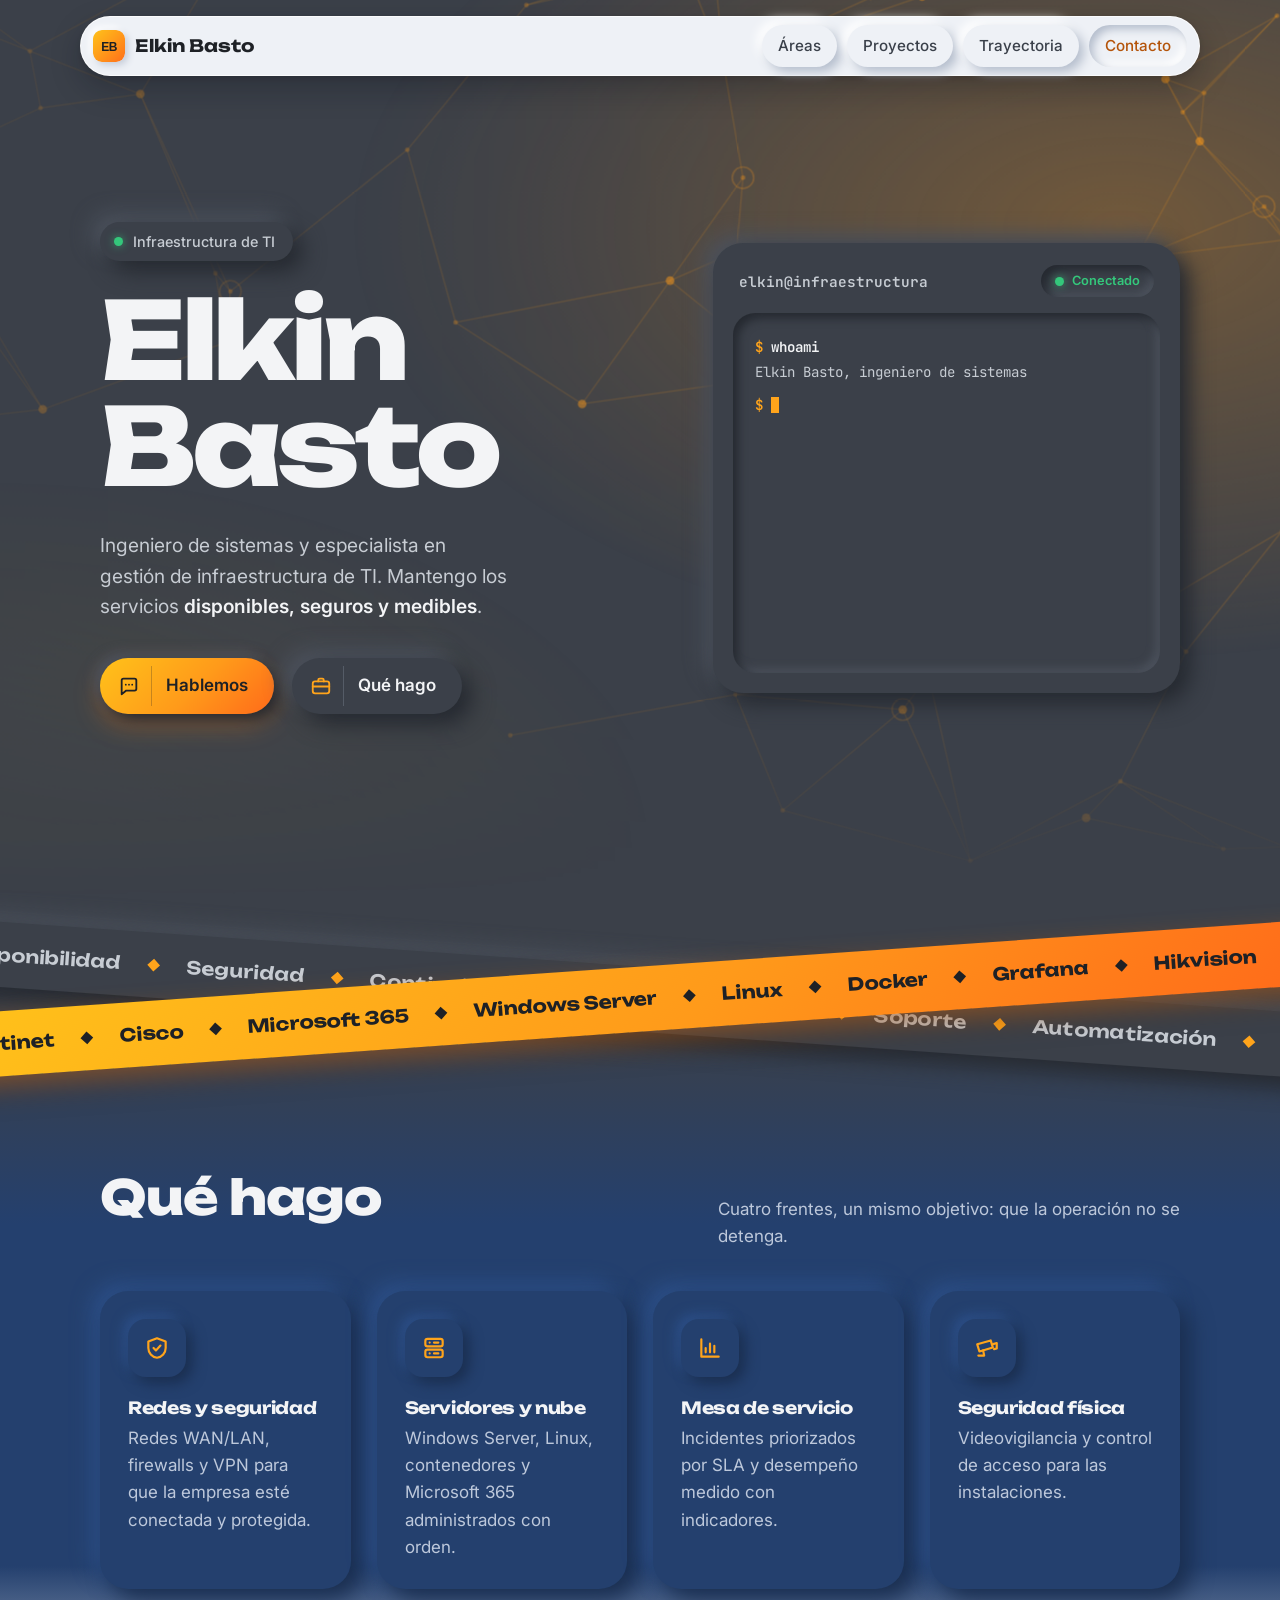
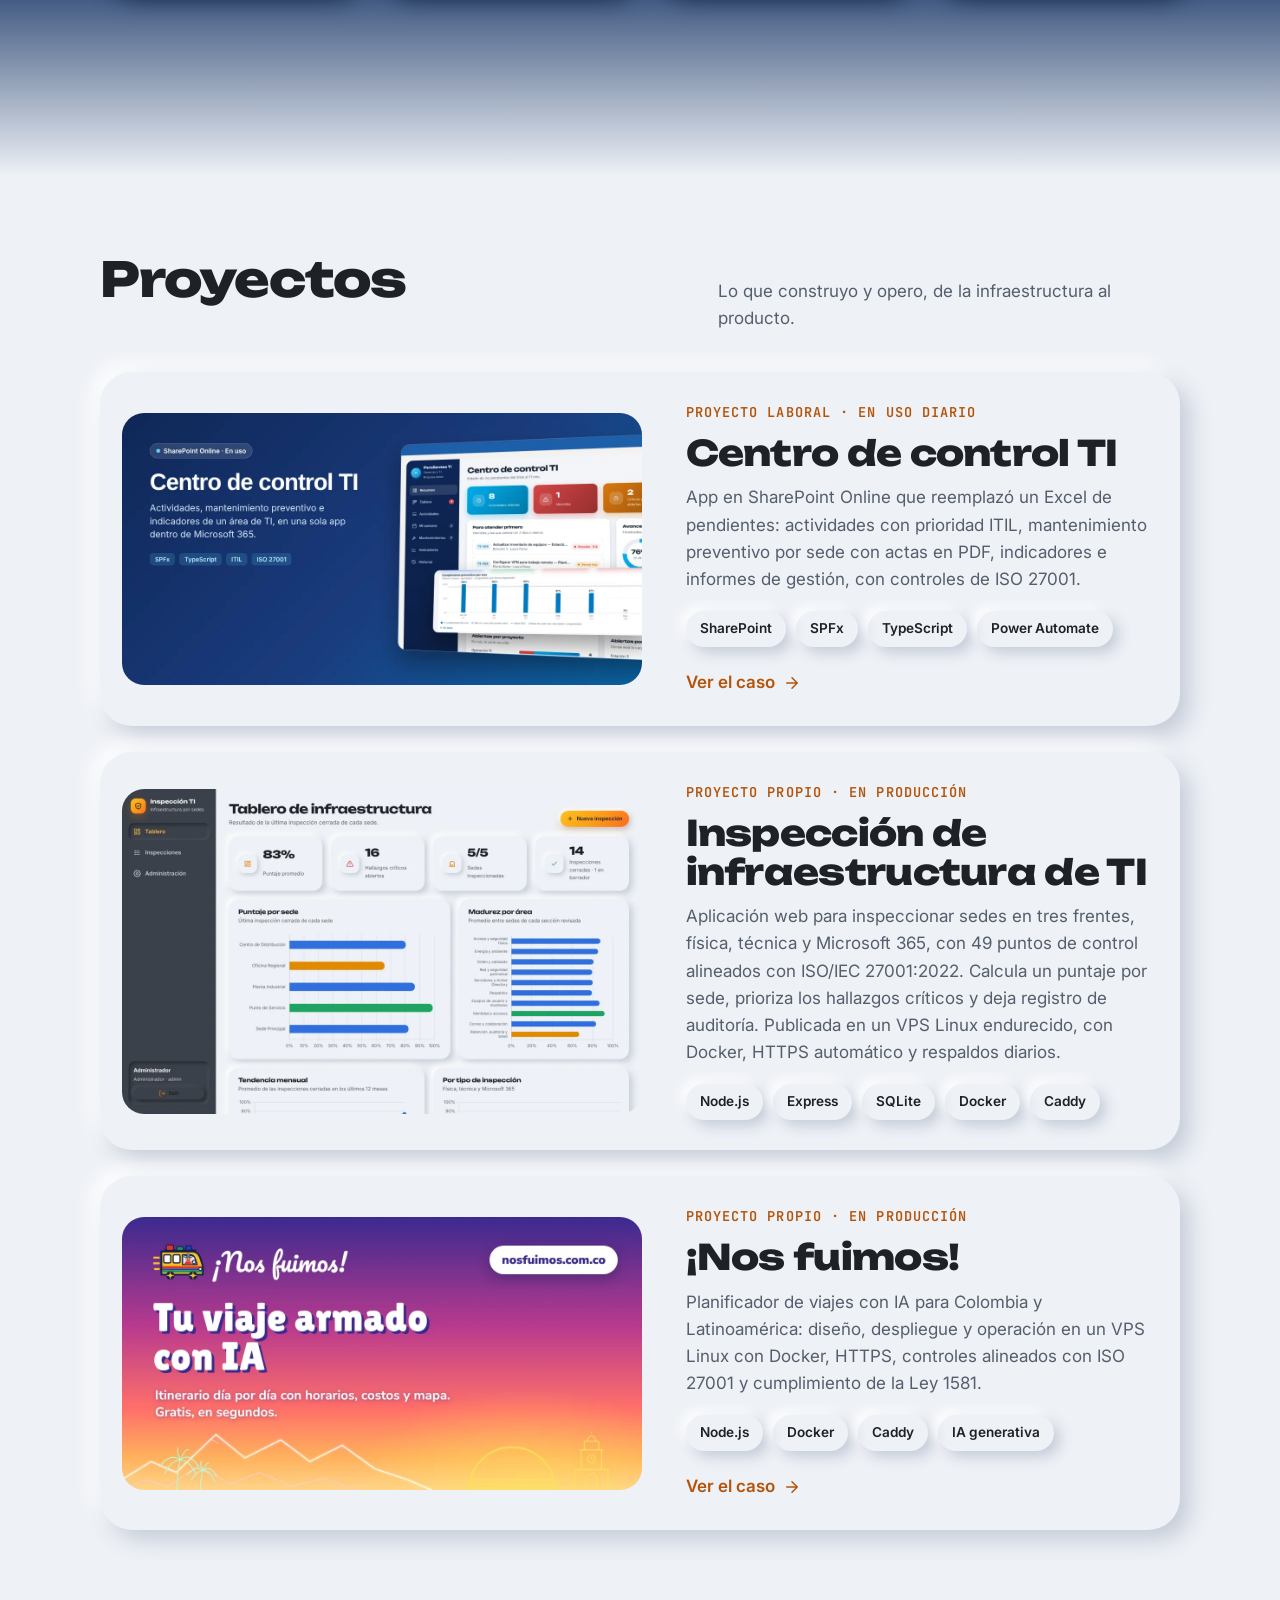
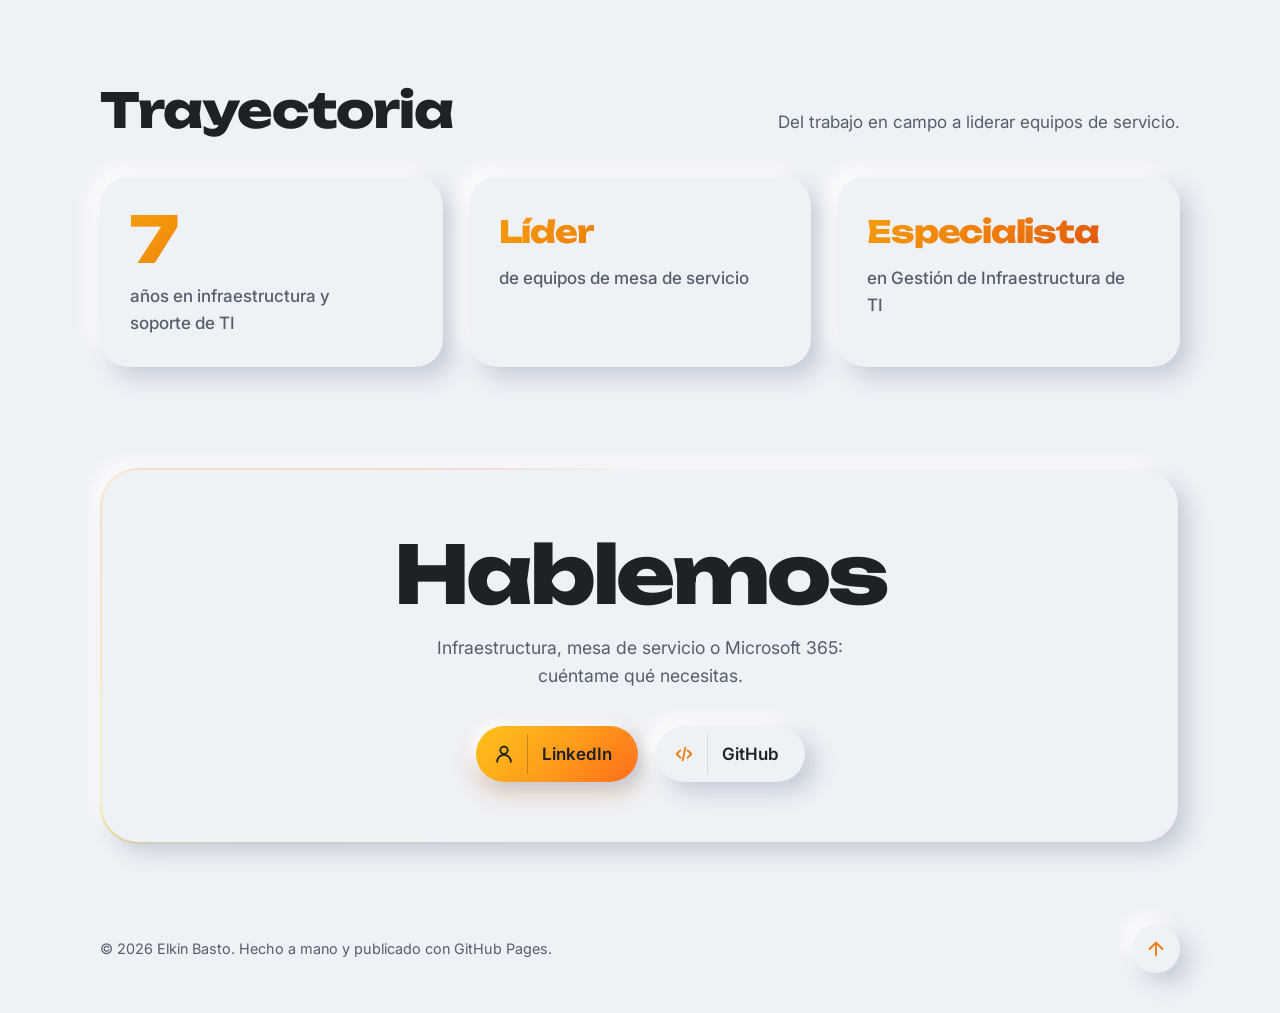
<file: index.html>
<!DOCTYPE html>
<html lang="es">
<head>
  <meta charset="UTF-8">
  <meta name="viewport" content="width=device-width, initial-scale=1.0">
  <title>Elkin Basto | Ingeniero de Sistemas</title>
  <meta name="description" content="Elkin Basto, ingeniero de sistemas especialista en infraestructura de TI: redes, servidores, Microsoft 365, mesa de servicio y seguridad.">
  <meta name="theme-color" content="#3B4049">
  <link rel="icon" href="img/logo.svg?v=21" type="image/svg+xml">
  <link rel="preconnect" href="https://fonts.googleapis.com">
  <link rel="preconnect" href="https://fonts.gstatic.com" crossorigin>
  <link href="https://fonts.googleapis.com/css2?family=Inter:wght@400;500;600&family=JetBrains+Mono:wght@400;600&family=Unbounded:wght@600;700;800&display=swap" rel="stylesheet">
  <link rel="stylesheet" href="css/styles.css?v=22">
  <link rel="stylesheet" href="css/caso.css?v=2">
  <!-- Marca que JavaScript está activo (para las animaciones de entrada) -->
  <script>document.documentElement.classList.add('js');</script>
</head>
<body>
  <svg width="0" height="0" style="position:absolute" aria-hidden="true">
    <defs>
      <symbol id="i-globe" viewBox="0 0 24 24"><circle cx="12" cy="12" r="9"/><path d="M3 12h18M12 3c2.5 2.6 3.8 5.6 3.8 9s-1.3 6.4-3.8 9c-2.5-2.6-3.8-5.6-3.8-9S9.5 5.6 12 3Z"/></symbol>
      <symbol id="i-cloud" viewBox="0 0 24 24"><path d="M7 18.5h10.2a4.3 4.3 0 0 0 .6-8.55A6 6 0 0 0 6.3 9.3 4.6 4.6 0 0 0 7 18.5Z"/></symbol>
      <symbol id="i-shield" viewBox="0 0 24 24"><path d="M12 3 20 6v6c0 4.6-3.4 8.3-8 9-4.6-.7-8-4.4-8-9V6l8-3Z"/><path d="m8.8 12 2.2 2.2 4.2-4.4"/></symbol>
      <symbol id="i-switch" viewBox="0 0 24 24"><rect x="3" y="13" width="18" height="7" rx="2"/><path d="M7 16.5h.01M10.5 16.5h.01M14 16.5h.01M12 13V9"/><circle cx="12" cy="6.5" r="2.5"/></symbol>
      <symbol id="i-server" viewBox="0 0 24 24"><rect x="4" y="3.5" width="16" height="7" rx="2"/><rect x="4" y="13.5" width="16" height="7" rx="2"/><path d="M8 7h.01M8 17h.01M12 7h4M12 17h4"/></symbol>
      <symbol id="i-phone" viewBox="0 0 24 24"><path d="M6.6 3.5h2.6l1.6 4.2-2 1.3a10.5 10.5 0 0 0 6.2 6.2l1.3-2 4.2 1.6v2.6a2 2 0 0 1-2.1 2A15.6 15.6 0 0 1 4.6 5.6a2 2 0 0 1 2-2.1Z"/></symbol>
      <symbol id="i-camera" viewBox="0 0 24 24"><path d="M3 8.6 15.4 5l2 6.6L5 15.2 3 8.6Z"/><path d="m17.6 8.4 3.4-1v5l-2.5.6M8.4 14.2 9.4 19H4"/></symbol>
      <symbol id="i-lock" viewBox="0 0 24 24"><rect x="5" y="10.5" width="14" height="10" rx="2.5"/><path d="M8.5 10.5V8a3.5 3.5 0 0 1 7 0v2.5M12 14.5v2"/></symbol>
      <symbol id="i-mail" viewBox="0 0 24 24"><rect x="3" y="5" width="18" height="14" rx="3"/><path d="m4 7 8 6 8-6"/></symbol>
      <symbol id="i-folder" viewBox="0 0 24 24"><path d="M3 7.5A2.5 2.5 0 0 1 5.5 5H9l2 2h7.5A2.5 2.5 0 0 1 21 9.5v7a2.5 2.5 0 0 1-2.5 2.5h-13A2.5 2.5 0 0 1 3 16.5v-9Z"/></symbol>
      <symbol id="i-ticket" viewBox="0 0 24 24"><path d="M4 7h16v3a2 2 0 0 0 0 4v3H4v-3a2 2 0 0 0 0-4V7Z"/><path d="M14 7v10" stroke-dasharray="2 2"/></symbol>
      <symbol id="i-pulse" viewBox="0 0 24 24"><path d="M3 12h4l2-5 4 10 2-5h6"/></symbol>
      <symbol id="i-chat" viewBox="0 0 24 24"><path d="M4 6a2 2 0 0 1 2-2h12a2 2 0 0 1 2 2v9a2 2 0 0 1-2 2H9l-5 4V6Z"/><path d="M8.5 10.5h.01M12 10.5h.01M15.5 10.5h.01"/></symbol>
      <symbol id="i-doc" viewBox="0 0 24 24"><path d="M7 3h7l4 4v14H7a1 1 0 0 1-1-1V4a1 1 0 0 1 1-1Z"/><path d="M14 3v4h4M9.5 12h5M9.5 16h5"/></symbol>
      <symbol id="i-code" viewBox="0 0 24 24"><path d="m8 8-4 4 4 4M16 8l4 4-4 4M13.5 5l-3 14"/></symbol>
      <symbol id="i-cycle" viewBox="0 0 24 24"><path d="M20 12a8 8 0 1 1-2.4-5.7"/><path d="M20 4v4.5h-4.5"/></symbol>
      <symbol id="i-calendar" viewBox="0 0 24 24"><rect x="4" y="5" width="16" height="15" rx="2.5"/><path d="M4 10h16M9 3v4M15 3v4"/></symbol>
      <symbol id="i-send" viewBox="0 0 24 24"><path d="M21 3 10 14M21 3l-7 18-4-7-7-4 18-7Z"/></symbol>
      <symbol id="i-sun" viewBox="0 0 24 24"><circle cx="12" cy="12" r="4"/><path d="M12 2.5v2M12 19.5v2M4.6 4.6 6 6M18 18l1.4 1.4M2.5 12h2M19.5 12h2M4.6 19.4 6 18M18 6l1.4-1.4"/></symbol>
      <symbol id="i-moon" viewBox="0 0 24 24"><path d="M20 14.5A8 8 0 0 1 9.5 4 8 8 0 1 0 20 14.5Z"/></symbol>
      <symbol id="i-briefcase" viewBox="0 0 24 24"><rect x="3" y="7" width="18" height="13" rx="2.5"/><path d="M9 7V5.5A1.5 1.5 0 0 1 10.5 4h3A1.5 1.5 0 0 1 15 5.5V7M3 12.5h18"/></symbol>
      <symbol id="i-grad" viewBox="0 0 24 24"><path d="m2.5 9 9.5-5 9.5 5-9.5 5-9.5-5Z"/><path d="M6.5 11.2V16c1.6 1.6 3.4 2.4 5.5 2.4s3.9-.8 5.5-2.4v-4.8M21.5 9v5.5"/></symbol>
      <symbol id="i-chart" viewBox="0 0 24 24"><path d="M4 20V4M4 20h16"/><path d="M8 16v-4M12 16V8M16 16v-6"/></symbol>
      <symbol id="i-tool" viewBox="0 0 24 24"><path d="M14.7 6.3a4 4 0 0 0 5 5L21 13l-8 8-3-3 6.3-6.3a4 4 0 0 1-5-5L9.6 5.4a4 4 0 0 0 5.1.9Z"/><path d="m3 21 6-6"/></symbol>
      <symbol id="i-user" viewBox="0 0 24 24"><circle cx="12" cy="8" r="4"/><path d="M4.5 20.5a7.5 7.5 0 0 1 15 0"/></symbol>
      <symbol id="i-arrow-up" viewBox="0 0 24 24"><path d="M12 19V5M5 12l7-7 7 7"/></symbol>
      <symbol id="i-arrow-right" viewBox="0 0 24 24"><path d="M5 12h14M12 5l7 7-7 7"/></symbol>
    </defs>
  </svg>

  <a class="skip-link" href="#contenido">Saltar al contenido</a>

  <!-- Encabezado: píldora en relieve -->
  <header class="site-header">
    <div class="bar raised">
      <a class="brand" href="#inicio"><img src="img/logo.svg?v=21" alt="" width="32" height="32"><span>Elkin Basto</span></a>
      <nav class="nav" aria-label="Principal">
        <a href="#areas">Áreas</a>
        <a href="#proyectos">Proyectos</a>
        <a href="#trayectoria">Trayectoria</a>
        <a href="#contacto">Contacto</a>
      </nav>
    </div>
  </header>

  <main id="contenido">

    <!-- ===== Portada: tipografía grande + consola en relieve ===== -->
    <section id="inicio" class="hero wrap" data-intro>
      <div class="hero-text">
        <p class="chip raised"><span class="led led-ok" aria-hidden="true"></span>Infraestructura de TI</p>
        <h1 class="name"><span class="line"><span>Elkin</span></span><span class="line"><span>Basto</span></span></h1>
        <p class="lead">Ingeniero de sistemas y especialista en gestión de infraestructura de TI. Mantengo los servicios <strong>disponibles, seguros y medibles</strong>.</p>
        <div class="actions">
          <a class="pill pill-primary" href="#contacto">
            <span class="pill-ico"><svg class="ico"><use href="#i-chat"/></svg></span>Hablemos
          </a>
          <a class="pill raised" href="#areas">
            <span class="pill-ico"><svg class="ico"><use href="#i-briefcase"/></svg></span>Qué hago
          </a>
        </div>
      </div>

      <!-- Consola: resume las áreas de trabajo escribiendo comandos (js/main.js) -->
      <figure class="term raised" aria-labelledby="term-title">
        <div class="term-bar">
          <span class="term-title" id="term-title">elkin@infraestructura</span>
          <span class="term-status inset"><span class="led led-ok" aria-hidden="true"></span>Conectado</span>
        </div>

        <!-- Resumen para lectores de pantalla -->
        <p class="sr-only">Áreas de trabajo: redes y seguridad, servidores y nube, Microsoft 365 y mesa de servicio. 10 años en infraestructura de TI.</p>

<!-- Contenido final (se ve tal cual sin JavaScript); js/main.js lo anima -->
        <div class="term-screen inset" id="term" aria-hidden="true">
          <p class="t-line"><span class="t-prompt">$</span> <span class="t-cmd">whoami</span></p>
          <p class="t-line t-out">Elkin Basto, ingeniero de sistemas</p>
          <p class="t-line"><span class="t-prompt">$</span> <span class="t-cmd">python verificar_servicios.py</span></p>
          <p class="t-line t-out"><span class="t-ok">✓</span> Conectado a 4 servicios</p>
          <p class="t-line t-row"><span class="t-name">Redes y seguridad</span><span class="t-bar"><span class="fill">██████████</span></span><span class="t-pct">100%</span><span class="t-ok">OK</span></p>
          <p class="t-line t-row"><span class="t-name">Servidores y nube</span><span class="t-bar"><span class="fill">██████████</span></span><span class="t-pct">100%</span><span class="t-ok">OK</span></p>
          <p class="t-line t-row"><span class="t-name">Microsoft 365</span><span class="t-bar"><span class="fill">██████████</span></span><span class="t-pct">100%</span><span class="t-ok">OK</span></p>
          <p class="t-line t-row"><span class="t-name">Mesa de servicio</span><span class="t-bar"><span class="fill">██████████</span></span><span class="t-pct">100%</span><span class="t-warn">SLA ✓</span></p>
          <p class="t-line"><span class="t-prompt">$</span> <span class="t-cmd">uptime</span></p>
          <p class="t-line t-out">10 años en infraestructura de TI</p>
          <p class="t-line"><span class="t-prompt">$</span> <span class="t-caret"></span></p>
        </div>
      </figure>
    </section>


    <!-- ===== Franjas cruzadas de tecnologías ===== -->
    <div class="tickers">
    <div class="ticker ticker-back" aria-hidden="true">
      <div class="ticker-track">
        <ul class="ticker-group"><li>Disponibilidad</li><li>Seguridad</li><li>Continuidad</li><li>SLA</li><li>Monitoreo</li><li>Soporte</li><li>Automatización</li><li>Respaldo</li></ul>
        <ul class="ticker-group"><li>Disponibilidad</li><li>Seguridad</li><li>Continuidad</li><li>SLA</li><li>Monitoreo</li><li>Soporte</li><li>Automatización</li><li>Respaldo</li></ul>
      </div>
    </div>
    <div class="ticker ticker-front" aria-label="Tecnologías con las que trabajo">
      <div class="ticker-track">
        <ul class="ticker-group"><li>Fortinet</li><li>Cisco</li><li>Microsoft 365</li><li>Windows Server</li><li>Linux</li><li>Docker</li><li>Grafana</li><li>Hikvision</li><li>Active Directory</li><li>Redes WAN/LAN</li></ul>
        <ul class="ticker-group" aria-hidden="true"><li>Fortinet</li><li>Cisco</li><li>Microsoft 365</li><li>Windows Server</li><li>Linux</li><li>Docker</li><li>Grafana</li><li>Hikvision</li><li>Active Directory</li><li>Redes WAN/LAN</li></ul>
      </div>
    </div>
    </div>

    <!-- ===== Áreas ===== -->
    <!-- ===== Zona 2: azul noche ===== -->
    <div class="zone zone-night">
    <section id="areas" class="section wrap">
      <header class="section-head">
        <h2 class="section-title">Qué hago</h2>
        <p>Cuatro frentes, un mismo objetivo: que la operación no se detenga.</p>
      </header>
      <div class="areas">
        <article class="area raised">
          <span class="key raised"><svg class="ico"><use href="#i-shield"/></svg></span>
          <h3>Redes y seguridad</h3>
          <p>Redes WAN/LAN, firewalls y VPN para que la empresa esté conectada y protegida.</p>
        </article>
        <article class="area raised">
          <span class="key raised"><svg class="ico"><use href="#i-server"/></svg></span>
          <h3>Servidores y nube</h3>
          <p>Windows Server, Linux, contenedores y Microsoft 365 administrados con orden.</p>
        </article>
        <article class="area raised">
          <span class="key raised"><svg class="ico"><use href="#i-chart"/></svg></span>
          <h3>Mesa de servicio</h3>
          <p>Incidentes priorizados por SLA y desempeño medido con indicadores.</p>
        </article>
        <article class="area raised">
          <span class="key raised"><svg class="ico"><use href="#i-camera"/></svg></span>
          <h3>Seguridad física</h3>
          <p>Videovigilancia y control de acceso para las instalaciones.</p>
        </article>
      </div>
    </section>

    <!-- ===== Trayectoria resumida ===== -->
    </div>

    <!-- ===== Zona 3: arena clara ===== -->
    <div class="zone zone-light">
    <!-- ===== Proyectos ===== -->
    <section id="proyectos" class="section wrap">
      <header class="section-head">
        <h2 class="section-title">Proyectos</h2>
        <p>Lo que construyo y opero, de la infraestructura al producto.</p>
      </header>
      <div class="proyectos">
        <a class="proyecto raised" href="proyectos/centro-control-ti.html">
          <img src="img/centro-ti/portada.webp" alt="Centro de control TI: actividades, mantenimiento preventivo e indicadores en Microsoft 365" width="1200" height="630" loading="lazy">
          <div class="proyecto-texto">
            <p class="eyebrow">Proyecto laboral · En uso diario</p>
            <h3>Centro de control TI</h3>
            <p>App en SharePoint Online que reemplazó un Excel de pendientes: actividades con prioridad ITIL, mantenimiento preventivo por sede con actas en PDF, indicadores e informes de gestión, con controles de ISO 27001.</p>
            <ul class="stack"><li>SharePoint</li><li>SPFx</li><li>TypeScript</li><li>Power Automate</li></ul>
            <span class="proyecto-cta">Ver el caso<svg class="ico"><use href="#i-arrow-right"/></svg></span>
          </div>
        </a>
        <article class="proyecto raised">
          <img src="img/proyecto-inspeccion.webp" alt="Tablero de la aplicación de inspección: puntaje promedio, hallazgos críticos, puntaje por sede y madurez por área" width="1200" height="750" loading="lazy">
          <div class="proyecto-texto">
            <p class="eyebrow">Proyecto propio · En producción</p>
            <h3>Inspección de infraestructura de TI</h3>
            <p>Aplicación web para inspeccionar sedes en tres frentes, física, técnica y Microsoft 365, con 49 puntos de control alineados con ISO/IEC 27001:2022. Calcula un puntaje por sede, prioriza los hallazgos críticos y deja registro de auditoría. Publicada en un VPS Linux endurecido, con Docker, HTTPS automático y respaldos diarios.</p>
            <ul class="stack"><li>Node.js</li><li>Express</li><li>SQLite</li><li>Docker</li><li>Caddy</li></ul>
          </div>
        </article>
        <a class="proyecto raised" href="proyectos/nosfuimos.html">
          <img src="img/nosfuimos/portada.webp" alt="¡Nos fuimos!: tu viaje armado con IA" width="1200" height="630" loading="lazy">
          <div class="proyecto-texto">
            <p class="eyebrow">Proyecto propio · En producción</p>
            <h3>¡Nos fuimos!</h3>
            <p>Planificador de viajes con IA para Colombia y Latinoamérica: diseño, despliegue y operación en un VPS Linux con Docker, HTTPS, controles alineados con ISO 27001 y cumplimiento de la Ley 1581.</p>
            <ul class="stack"><li>Node.js</li><li>Docker</li><li>Caddy</li><li>IA generativa</li></ul>
            <span class="proyecto-cta">Ver el caso<svg class="ico"><use href="#i-arrow-right"/></svg></span>
          </div>
        </a>
      </div>
    </section>

    <section id="trayectoria" class="section wrap">
      <header class="section-head">
        <h2 class="section-title">Trayectoria</h2>
        <p>Del trabajo en campo a liderar equipos de servicio.</p>
      </header>
      <div class="facts">
        <div class="fact raised">
          <p class="fact-num"><span class="count" data-to="10">10</span></p>
          <p class="fact-label">años en infraestructura y soporte de TI</p>
        </div>
        <div class="fact raised">
          <p class="fact-num fact-word">Líder</p>
          <p class="fact-label">de equipos de mesa de servicio</p>
        </div>
        <div class="fact raised">
          <p class="fact-num fact-word">Especialista</p>
          <p class="fact-label">en Gestión de Infraestructura de TI</p>
        </div>
      </div>

    </section>


    <!-- ===== Contacto ===== -->
    <section id="contacto" class="section wrap">
      <div class="contact-ring">
      <div class="contact raised">
        <h2>Hablemos</h2>
        <p>Infraestructura, mesa de servicio o Microsoft 365: cuéntame qué necesitas.</p>
        <div class="actions">
          <a class="pill pill-primary" href="https://www.linkedin.com/in/elkin-leonardo-basto-27083b202" target="_blank" rel="noopener">
            <span class="pill-ico"><svg class="ico"><use href="#i-user"/></svg></span>LinkedIn
          </a>
          <a class="pill raised" href="https://github.com/LeonardoBasto" target="_blank" rel="noopener">
            <span class="pill-ico"><svg class="ico"><use href="#i-code"/></svg></span>GitHub
          </a>
        </div>
      </div>
      </div>
    </section>
    </div>
  </main>

  <footer class="zone zone-light zone-foot">
  <div class="footer wrap">
    <p>© <span id="year">2026</span> Elkin Basto. Hecho a mano y publicado con GitHub Pages.</p>
    <a class="to-top raised" href="#inicio" aria-label="Volver arriba"><svg class="ico"><use href="#i-arrow-up"/></svg></a>
  </div>
  </footer>

  <script src="js/main.js?v=21"></script>
</body>
</html>
</file>
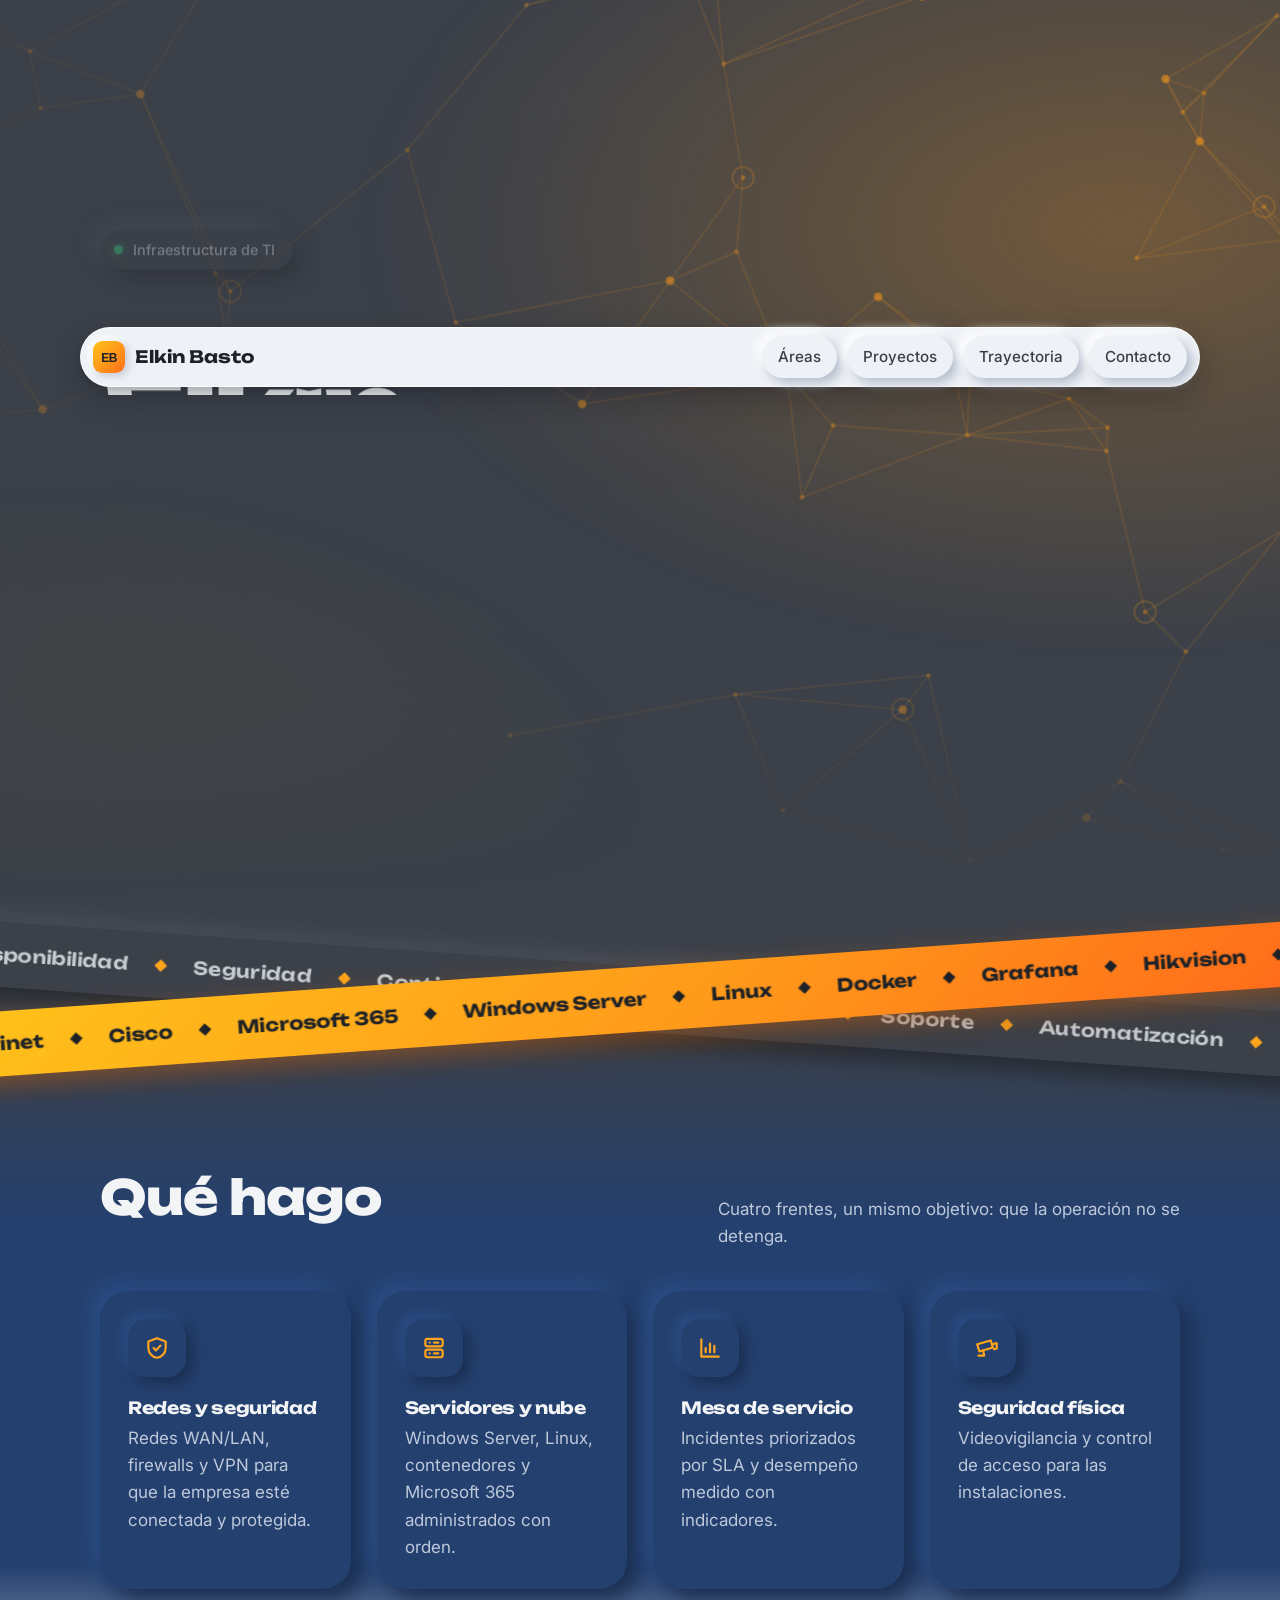
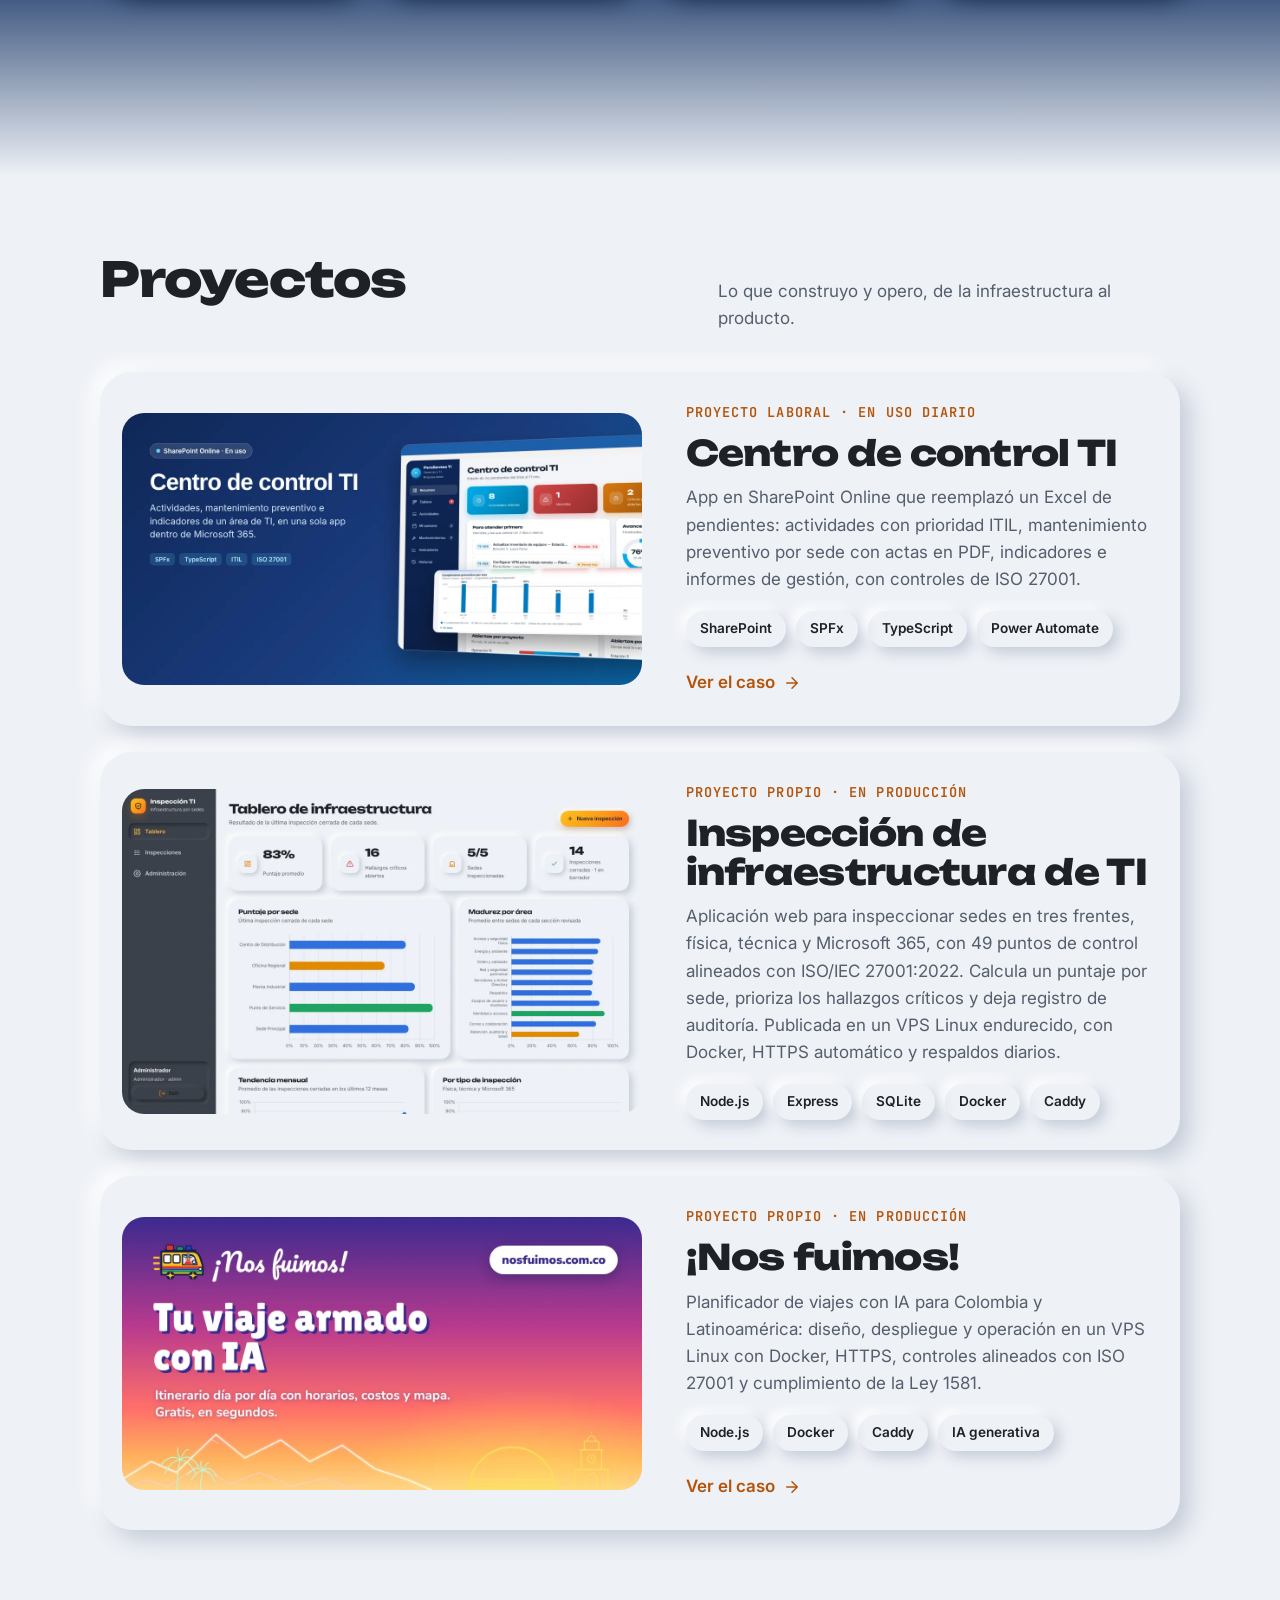
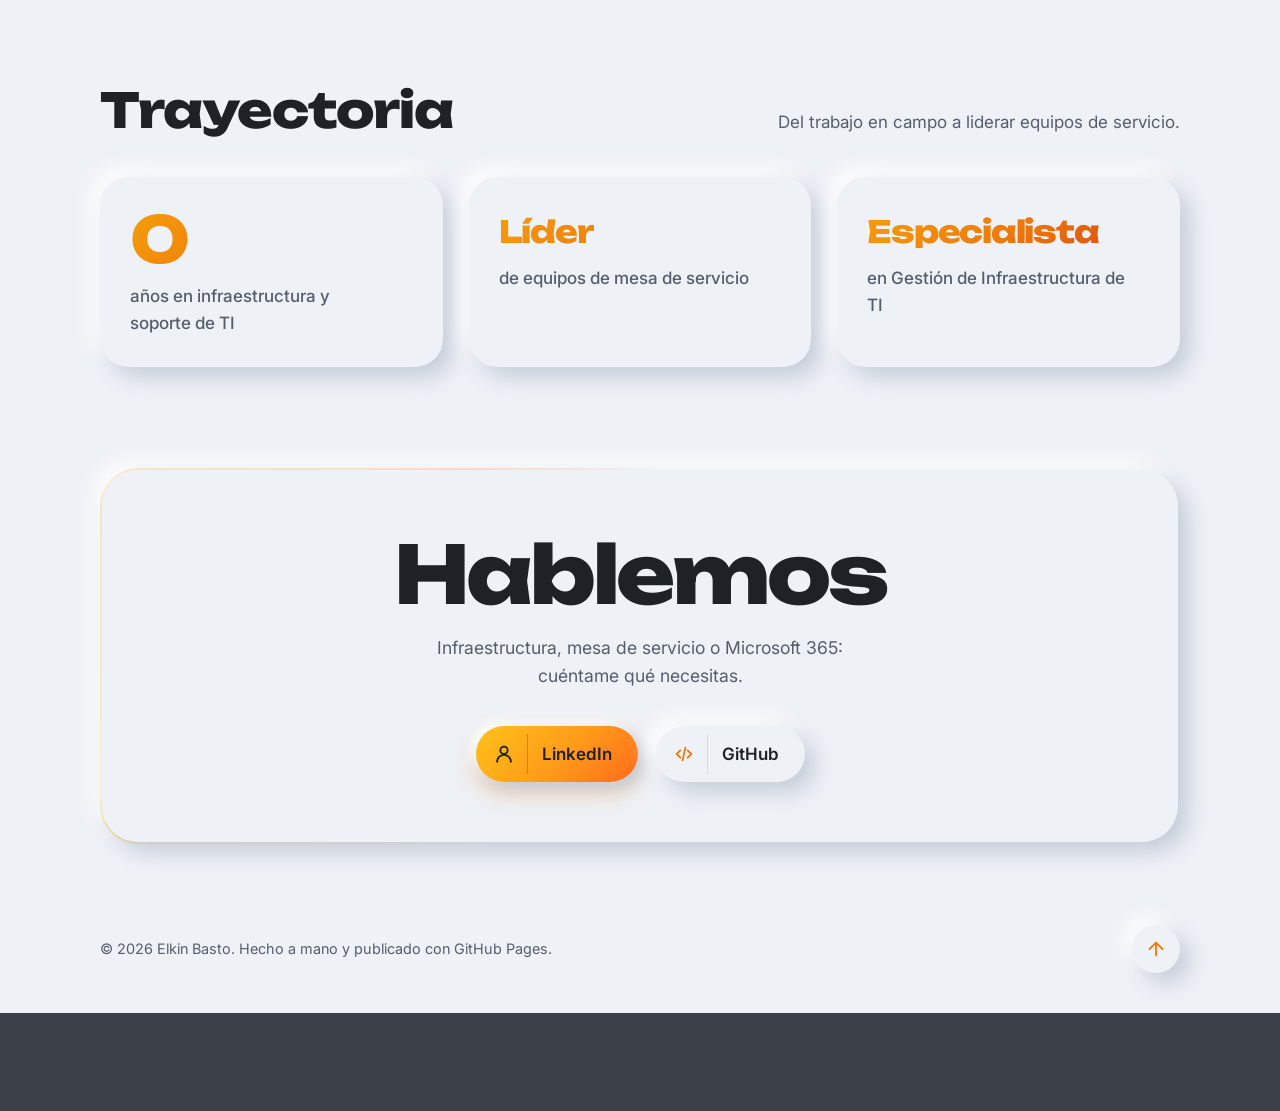
<file: contacto.html>
<!DOCTYPE html>
<html lang="es">
<head>
  <meta charset="UTF-8">
  <meta name="viewport" content="width=device-width, initial-scale=1.0">
  <title>Contacto | Elkin Basto</title>
  <!-- El contacto ahora vive dentro de la página principal: esta página redirige allí -->
  <meta http-equiv="refresh" content="0; url=index.html#contacto">
  <link rel="canonical" href="index.html#contacto">
</head>
<body>
  <p>El contacto se movió a la página principal. <a href="index.html#contacto">Ir a contacto</a>.</p>
</body>
</html>
</file>
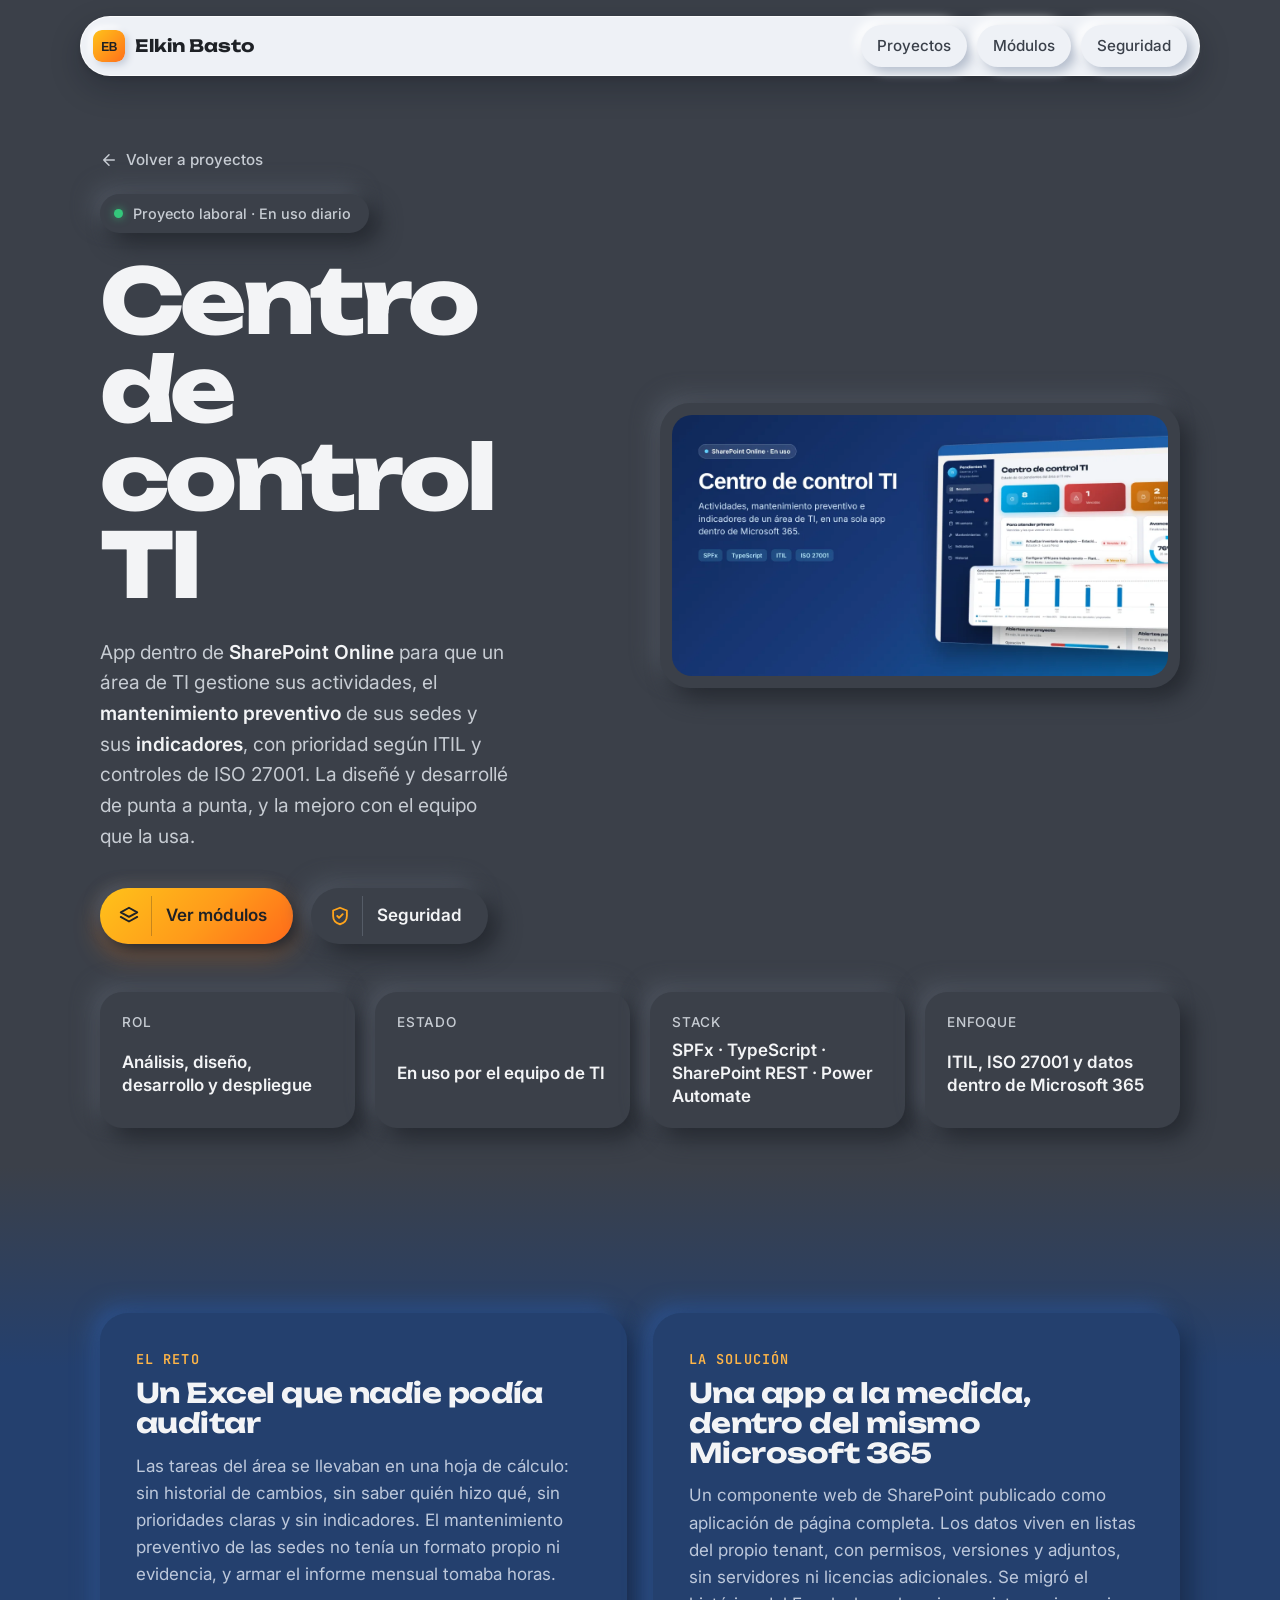
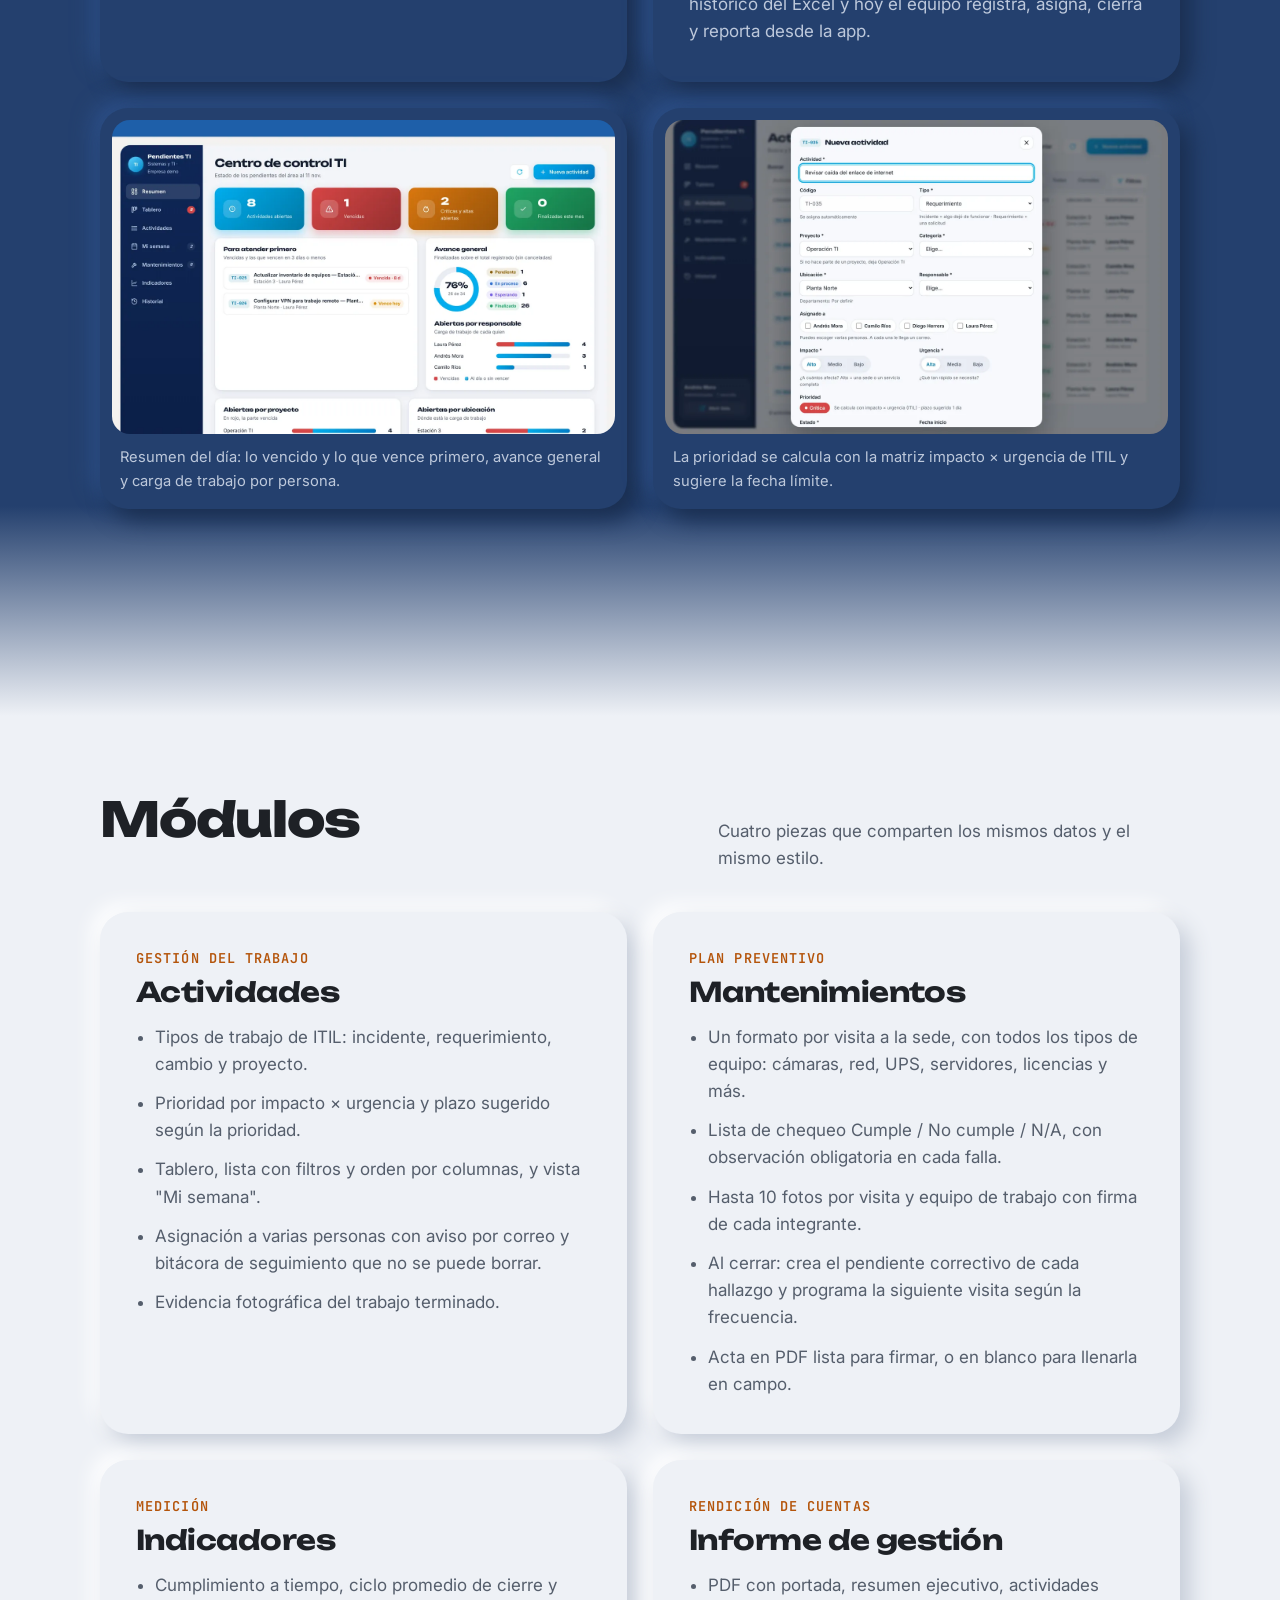
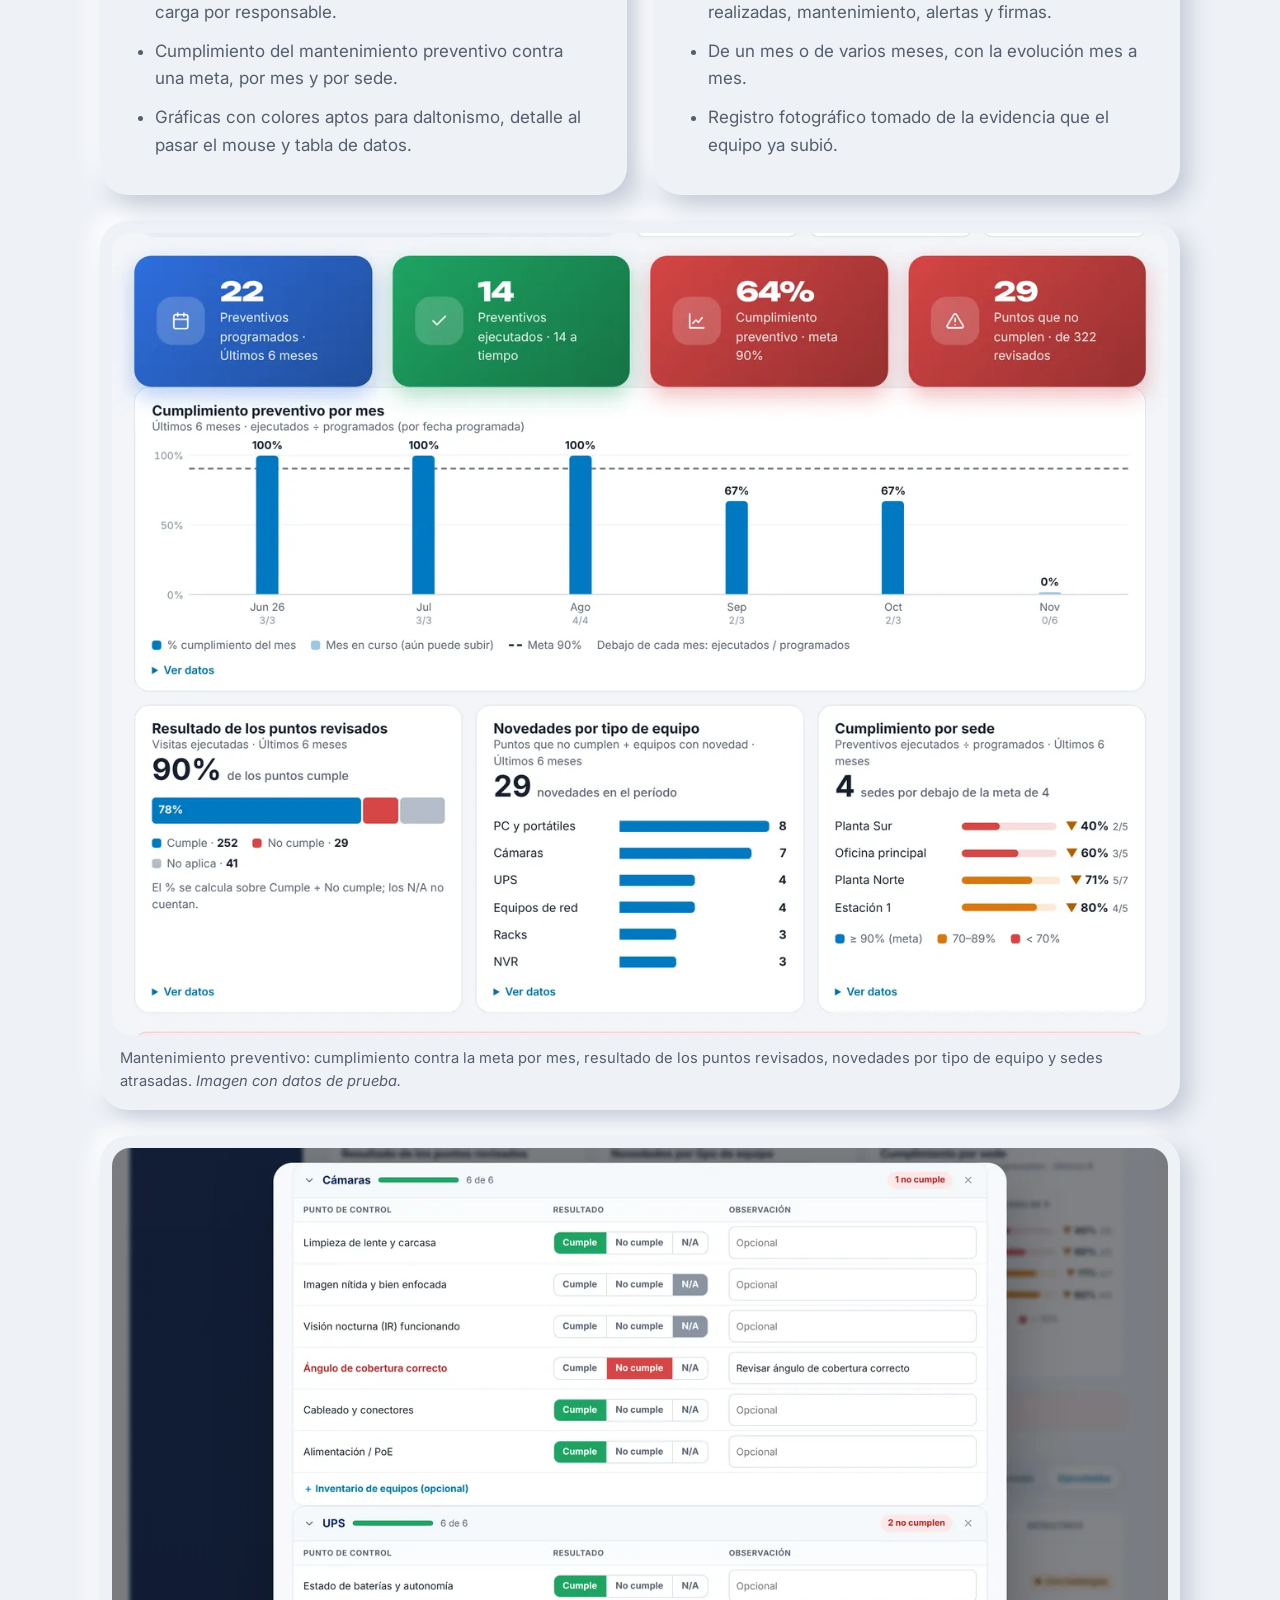
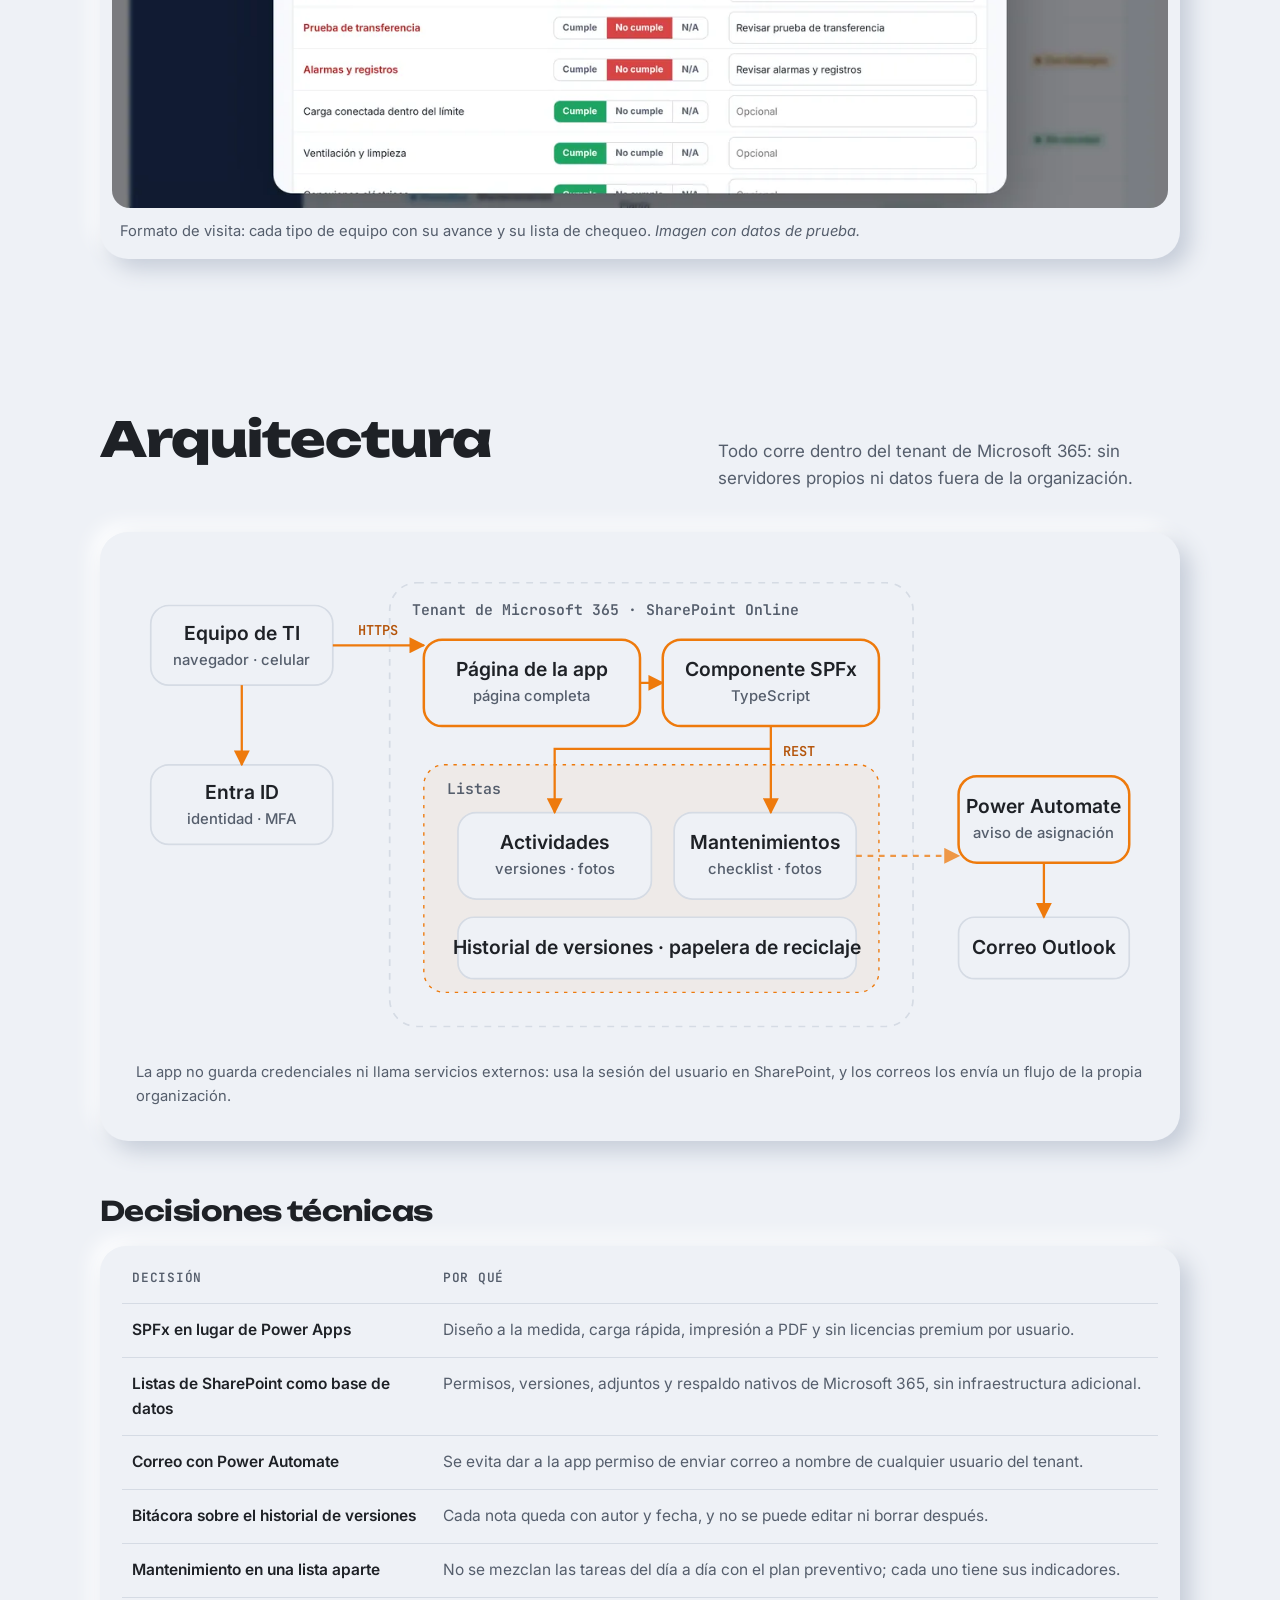
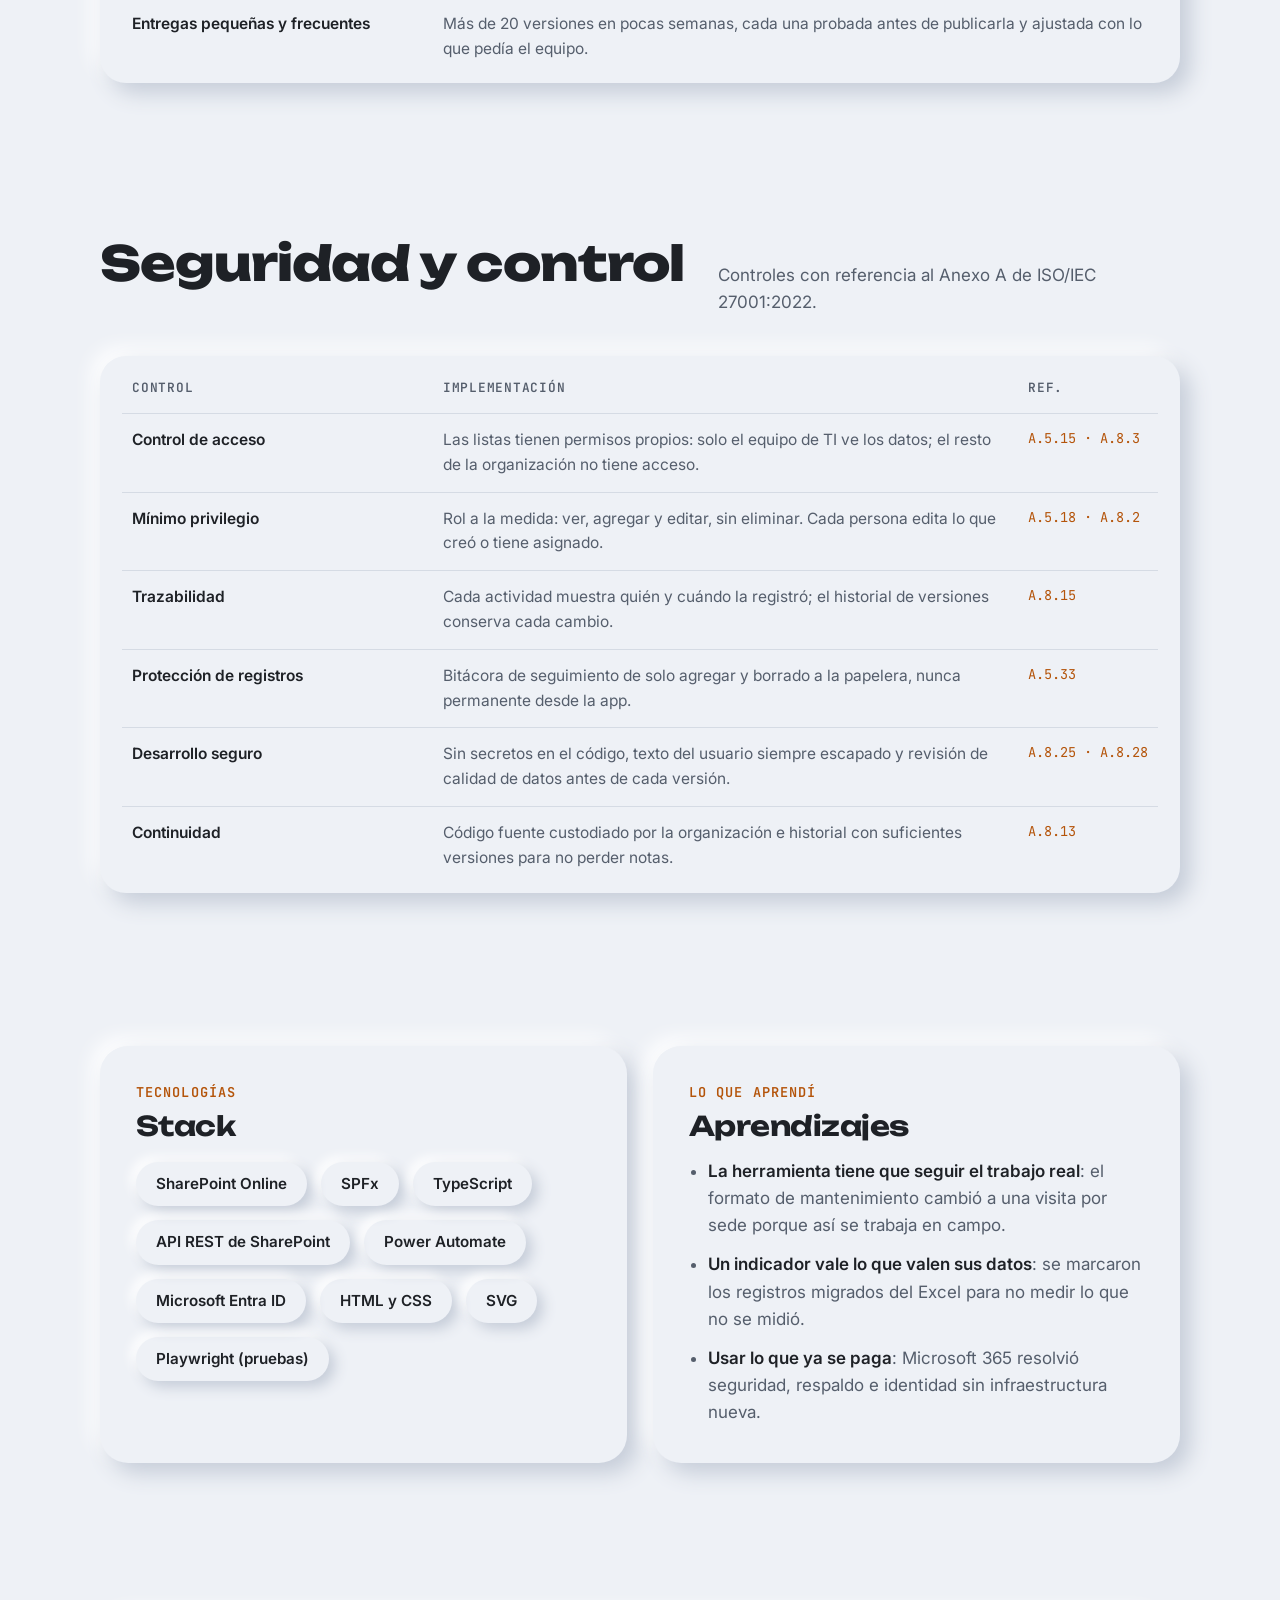
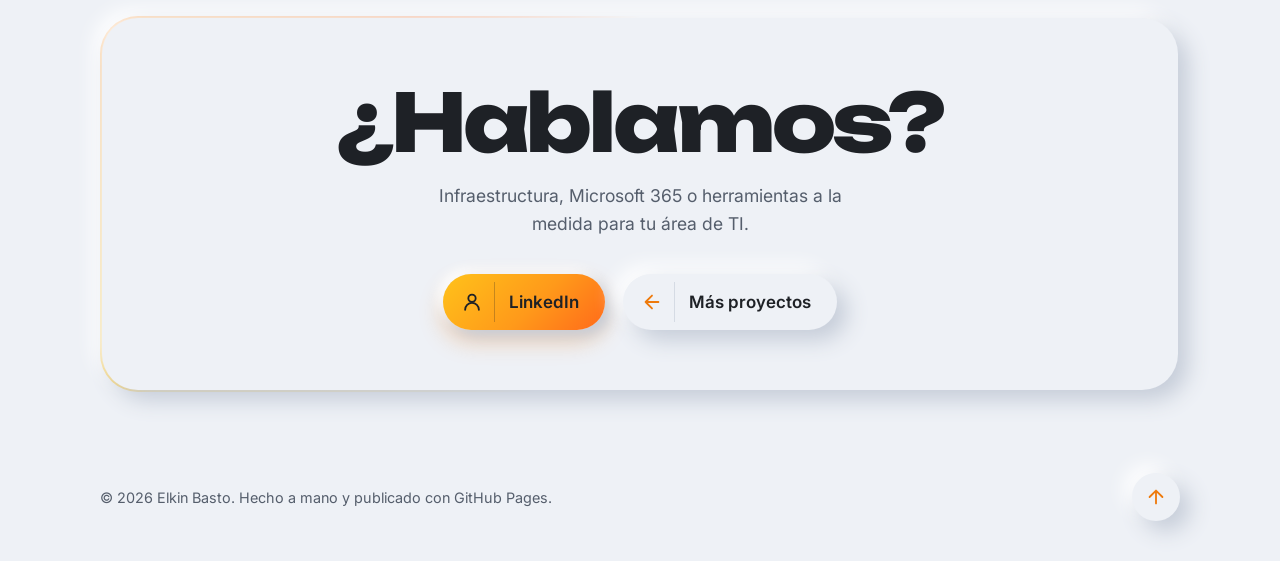
<file: proyectos/centro-control-ti.html>
<!DOCTYPE html>
<html lang="es">
<head>
  <meta charset="UTF-8">
  <meta name="viewport" content="width=device-width, initial-scale=1.0">
  <title>Centro de control TI · Caso de proyecto | Elkin Basto</title>
  <meta name="description" content="App en SharePoint Online para gestionar las actividades, el mantenimiento preventivo y los indicadores de un área de TI, con buenas prácticas de ITIL e ISO 27001.">
  <meta name="theme-color" content="#3B4049">
  <meta property="og:title" content="Centro de control TI: actividades, mantenimiento e indicadores en Microsoft 365">
  <meta property="og:description" content="Caso de proyecto: de un Excel de pendientes a una app con prioridad ITIL, mantenimiento preventivo, actas e informes de gestión.">
  <meta property="og:image" content="https://leonardobasto.github.io/mi-portafolio/img/centro-ti/portada.webp">
  <link rel="icon" href="../img/logo.svg?v=21" type="image/svg+xml">
  <link rel="preconnect" href="https://fonts.googleapis.com">
  <link rel="preconnect" href="https://fonts.gstatic.com" crossorigin>
  <link href="https://fonts.googleapis.com/css2?family=Inter:wght@400;500;600&family=JetBrains+Mono:wght@400;600&family=Unbounded:wght@600;700;800&display=swap" rel="stylesheet">
  <link rel="stylesheet" href="../css/styles.css?v=22">
  <link rel="stylesheet" href="../css/caso.css?v=2">
</head>
<body>
  <svg width="0" height="0" style="position:absolute" aria-hidden="true">
    <defs>
      <symbol id="i-arrow-up" viewBox="0 0 24 24"><path d="M12 19V5M5 12l7-7 7 7"/></symbol>
      <symbol id="i-arrow-left" viewBox="0 0 24 24"><path d="M19 12H5M12 19l-7-7 7-7"/></symbol>
      <symbol id="i-layers" viewBox="0 0 24 24"><path d="m12 3 9 5-9 5-9-5 9-5Z"/><path d="m3 13 9 5 9-5"/></symbol>
      <symbol id="i-shield" viewBox="0 0 24 24"><path d="M12 3 4.5 6v6c0 4.5 3.2 7.8 7.5 9 4.3-1.2 7.5-4.5 7.5-9V6z"/><path d="m9 12 2 2 4-4"/></symbol>
      <symbol id="i-user" viewBox="0 0 24 24"><circle cx="12" cy="8" r="4"/><path d="M4.5 20.5a7.5 7.5 0 0 1 15 0"/></symbol>
    </defs>
  </svg>

  <a class="skip-link" href="#contenido">Saltar al contenido</a>

  <header class="site-header">
    <div class="bar raised">
      <a class="brand" href="../index.html"><img src="../img/logo.svg?v=21" alt="" width="32" height="32"><span>Elkin Basto</span></a>
      <nav class="nav" aria-label="Principal">
        <a href="../index.html#proyectos">Proyectos</a>
        <a href="#modulos">Módulos</a>
        <a href="#seguridad">Seguridad</a>
      </nav>
    </div>
  </header>

  <main id="contenido">

    <!-- ===== Portada del caso ===== -->
    <section class="caso-hero wrap">
      <div class="caso-hero-text">
        <a class="volver" href="../index.html#proyectos"><svg class="ico"><use href="#i-arrow-left"/></svg>Volver a proyectos</a>
        <p class="chip raised"><span class="led led-ok" aria-hidden="true"></span>Proyecto laboral · En uso diario</p>
        <h1 class="caso-titulo">Centro de control TI</h1>
        <p class="lead">App dentro de <strong>SharePoint Online</strong> para que un área de TI gestione sus actividades, el <strong>mantenimiento preventivo</strong> de sus sedes y sus <strong>indicadores</strong>, con prioridad según ITIL y controles de ISO 27001. La diseñé y desarrollé de punta a punta, y la mejoro con el equipo que la usa.</p>
        <div class="actions">
          <a class="pill pill-primary" href="#modulos">
            <span class="pill-ico"><svg class="ico"><use href="#i-layers"/></svg></span>Ver módulos
          </a>
          <a class="pill raised" href="#seguridad">
            <span class="pill-ico"><svg class="ico"><use href="#i-shield"/></svg></span>Seguridad
          </a>
        </div>
      </div>
      <figure class="caso-portada raised">
        <img src="../img/centro-ti/portada.webp" alt="Centro de control TI: actividades, mantenimiento preventivo e indicadores en Microsoft 365" width="1200" height="630">
      </figure>
    </section>

    <!-- ===== Ficha rápida ===== -->
    <section class="wrap caso-ficha" aria-label="Ficha del proyecto">
      <div class="ficha raised"><span>Rol</span><strong>Análisis, diseño, desarrollo y despliegue</strong></div>
      <div class="ficha raised"><span>Estado</span><strong>En uso por el equipo de TI</strong></div>
      <div class="ficha raised"><span>Stack</span><strong>SPFx · TypeScript · SharePoint REST · Power Automate</strong></div>
      <div class="ficha raised"><span>Enfoque</span><strong>ITIL, ISO 27001 y datos dentro de Microsoft 365</strong></div>
    </section>

    <!-- ===== Reto y solución ===== -->
    <div class="zone zone-night caso-zona">
    <section class="section wrap">
      <div class="dos-col">
        <article class="bloque raised">
          <p class="eyebrow">El reto</p>
          <h2>Un Excel que nadie podía auditar</h2>
          <p>Las tareas del área se llevaban en una hoja de cálculo: sin historial de cambios, sin saber quién hizo qué, sin prioridades claras y sin indicadores. El mantenimiento preventivo de las sedes no tenía un formato propio ni evidencia, y armar el informe mensual tomaba horas.</p>
        </article>
        <article class="bloque raised">
          <p class="eyebrow">La solución</p>
          <h2>Una app a la medida, dentro del mismo Microsoft 365</h2>
          <p>Un componente web de SharePoint publicado como aplicación de página completa. Los datos viven en listas del propio tenant, con permisos, versiones y adjuntos, sin servidores ni licencias adicionales. Se migró el histórico del Excel y hoy el equipo registra, asigna, cierra y reporta desde la app.</p>
        </article>
      </div>

      <div class="capturas capturas-pares">
        <figure class="captura raised">
          <img src="../img/centro-ti/resumen.webp" alt="Pantalla de resumen con actividades abiertas, vencidas, críticas y avance general" width="1280" height="800" loading="lazy">
          <figcaption>Resumen del día: lo vencido y lo que vence primero, avance general y carga de trabajo por persona.</figcaption>
        </figure>
        <figure class="captura raised">
          <img src="../img/centro-ti/actividad.webp" alt="Formulario de actividad con impacto, urgencia y prioridad calculada" width="1280" height="800" loading="lazy">
          <figcaption>La prioridad se calcula con la matriz impacto × urgencia de ITIL y sugiere la fecha límite.</figcaption>
        </figure>
      </div>
    </section>
    </div>

    <!-- ===== Módulos ===== -->
    <div class="zone zone-light">
    <section id="modulos" class="section wrap">
      <header class="section-head">
        <h2 class="section-title">Módulos</h2>
        <p>Cuatro piezas que comparten los mismos datos y el mismo estilo.</p>
      </header>
      <div class="dos-col">
        <article class="bloque raised">
          <p class="eyebrow">Gestión del trabajo</p>
          <h2>Actividades</h2>
          <ul class="lista">
            <li>Tipos de trabajo de ITIL: incidente, requerimiento, cambio y proyecto.</li>
            <li>Prioridad por impacto × urgencia y plazo sugerido según la prioridad.</li>
            <li>Tablero, lista con filtros y orden por columnas, y vista "Mi semana".</li>
            <li>Asignación a varias personas con aviso por correo y bitácora de seguimiento que no se puede borrar.</li>
            <li>Evidencia fotográfica del trabajo terminado.</li>
          </ul>
        </article>
        <article class="bloque raised">
          <p class="eyebrow">Plan preventivo</p>
          <h2>Mantenimientos</h2>
          <ul class="lista">
            <li>Un formato por visita a la sede, con todos los tipos de equipo: cámaras, red, UPS, servidores, licencias y más.</li>
            <li>Lista de chequeo Cumple / No cumple / N/A, con observación obligatoria en cada falla.</li>
            <li>Hasta 10 fotos por visita y equipo de trabajo con firma de cada integrante.</li>
            <li>Al cerrar: crea el pendiente correctivo de cada hallazgo y programa la siguiente visita según la frecuencia.</li>
            <li>Acta en PDF lista para firmar, o en blanco para llenarla en campo.</li>
          </ul>
        </article>
        <article class="bloque raised">
          <p class="eyebrow">Medición</p>
          <h2>Indicadores</h2>
          <ul class="lista">
            <li>Cumplimiento a tiempo, ciclo promedio de cierre y carga por responsable.</li>
            <li>Cumplimiento del mantenimiento preventivo contra una meta, por mes y por sede.</li>
            <li>Gráficas con colores aptos para daltonismo, detalle al pasar el mouse y tabla de datos.</li>
          </ul>
        </article>
        <article class="bloque raised">
          <p class="eyebrow">Rendición de cuentas</p>
          <h2>Informe de gestión</h2>
          <ul class="lista">
            <li>PDF con portada, resumen ejecutivo, actividades realizadas, mantenimiento, alertas y firmas.</li>
            <li>De un mes o de varios meses, con la evolución mes a mes.</li>
            <li>Registro fotográfico tomado de la evidencia que el equipo ya subió.</li>
          </ul>
        </article>
      </div>

      <figure class="captura captura-ancha raised">
        <img src="../img/centro-ti/mantenimiento.webp" alt="Indicadores y gráficas del mantenimiento preventivo: cumplimiento por mes, resultado de los puntos, novedades por tipo de equipo y cumplimiento por sede" width="1280" height="972" loading="lazy">
        <figcaption>Mantenimiento preventivo: cumplimiento contra la meta por mes, resultado de los puntos revisados, novedades por tipo de equipo y sedes atrasadas. <em>Imagen con datos de prueba.</em></figcaption>
      </figure>
      <figure class="captura captura-ancha raised">
        <img src="../img/centro-ti/visita.webp" alt="Formato de visita con la lista de chequeo Cumple, No cumple y N/A por tipo de equipo" width="1280" height="800" loading="lazy">
        <figcaption>Formato de visita: cada tipo de equipo con su avance y su lista de chequeo. <em>Imagen con datos de prueba.</em></figcaption>
      </figure>
    </section>

    <!-- ===== Arquitectura ===== -->
    <section id="arquitectura" class="section wrap">
      <header class="section-head">
        <h2 class="section-title">Arquitectura</h2>
        <p>Todo corre dentro del tenant de Microsoft 365: sin servidores propios ni datos fuera de la organización.</p>
      </header>

      <figure class="diagrama raised">
        <div class="diagrama-scroll"><svg viewBox="0 0 900 430" role="img" aria-labelledby="dg-t dg-d">
          <title id="dg-t">Diagrama de arquitectura del Centro de control TI</title>
          <desc id="dg-d">El usuario entra con su cuenta de Microsoft Entra ID a una página de SharePoint Online. La página carga un componente SPFx escrito en TypeScript que lee y escribe por la API REST en dos listas: actividades y mantenimientos, con permisos propios, versiones y adjuntos. Un flujo de Power Automate envía los avisos de asignación por correo de Exchange Online.</desc>
          <defs>
            <marker id="fl" viewBox="0 0 10 10" refX="9" refY="5" markerWidth="7" markerHeight="7" orient="auto-start-reverse"><path d="M0 0 10 5 0 10z" class="dg-punta"/></marker>
          </defs>
          <g class="dg-nodo"><rect x="20" y="40" width="160" height="70" rx="16"/><text x="100" y="70">Equipo de TI</text><text x="100" y="92" class="dg-sub">navegador · celular</text></g>
          <g class="dg-nodo"><rect x="20" y="180" width="160" height="70" rx="16"/><text x="100" y="210">Entra ID</text><text x="100" y="232" class="dg-sub">identidad · MFA</text></g>
          <rect x="230" y="20" width="460" height="390" rx="24" class="dg-zona"/>
          <text x="250" y="48" class="dg-zona-t">Tenant de Microsoft 365 · SharePoint Online</text>
          <g class="dg-nodo dg-acento"><rect x="260" y="70" width="190" height="76" rx="16"/><text x="355" y="102">Página de la app</text><text x="355" y="124" class="dg-sub">página completa</text></g>
          <g class="dg-nodo dg-acento"><rect x="470" y="70" width="190" height="76" rx="16"/><text x="565" y="102">Componente SPFx</text><text x="565" y="124" class="dg-sub">TypeScript</text></g>
          <rect x="260" y="180" width="400" height="200" rx="18" class="dg-docker"/>
          <text x="280" y="206" class="dg-zona-t">Listas</text>
          <g class="dg-nodo"><rect x="290" y="222" width="170" height="76" rx="16"/><text x="375" y="254">Actividades</text><text x="375" y="276" class="dg-sub">versiones · fotos</text></g>
          <g class="dg-nodo"><rect x="480" y="222" width="160" height="76" rx="16"/><text x="560" y="254">Mantenimientos</text><text x="560" y="276" class="dg-sub">checklist · fotos</text></g>
          <g class="dg-nodo"><rect x="290" y="314" width="350" height="54" rx="14"/><text x="465" y="346">Historial de versiones · papelera de reciclaje</text></g>
          <g class="dg-nodo dg-acento"><rect x="730" y="190" width="150" height="76" rx="16"/><text x="805" y="222">Power Automate</text><text x="805" y="244" class="dg-sub">aviso de asignación</text></g>
          <g class="dg-nodo"><rect x="730" y="314" width="150" height="54" rx="14"/><text x="805" y="346">Correo Outlook</text></g>
          <path d="M100 110v70" class="dg-flecha" marker-end="url(#fl)"/>
          <path d="M180 75h80" class="dg-flecha" marker-end="url(#fl)"/>
          <text x="220" y="66" class="dg-et">HTTPS</text>
          <path d="M450 108h20" class="dg-flecha" marker-end="url(#fl)"/>
          <path d="M565 146v20H375v56" class="dg-flecha" marker-end="url(#fl)"/>
          <path d="M565 166v56" class="dg-flecha" marker-end="url(#fl)"/>
          <text x="590" y="172" class="dg-et">REST</text>
          <path d="M640 260h90" class="dg-flecha dg-tenue" marker-end="url(#fl)"/>
          <path d="M805 266v48" class="dg-flecha" marker-end="url(#fl)"/>
        </svg></div>
        <figcaption>La app no guarda credenciales ni llama servicios externos: usa la sesión del usuario en SharePoint, y los correos los envía un flujo de la propia organización.</figcaption>
      </figure>

      <h3 class="sub-titulo">Decisiones técnicas</h3>
      <div class="tabla-caja raised">
        <table>
          <thead><tr><th>Decisión</th><th>Por qué</th></tr></thead>
          <tbody>
            <tr><td>SPFx en lugar de Power Apps</td><td>Diseño a la medida, carga rápida, impresión a PDF y sin licencias premium por usuario.</td></tr>
            <tr><td>Listas de SharePoint como base de datos</td><td>Permisos, versiones, adjuntos y respaldo nativos de Microsoft 365, sin infraestructura adicional.</td></tr>
            <tr><td>Correo con Power Automate</td><td>Se evita dar a la app permiso de enviar correo a nombre de cualquier usuario del tenant.</td></tr>
            <tr><td>Bitácora sobre el historial de versiones</td><td>Cada nota queda con autor y fecha, y no se puede editar ni borrar después.</td></tr>
            <tr><td>Mantenimiento en una lista aparte</td><td>No se mezclan las tareas del día a día con el plan preventivo; cada uno tiene sus indicadores.</td></tr>
            <tr><td>Entregas pequeñas y frecuentes</td><td>Más de 20 versiones en pocas semanas, cada una probada antes de publicarla y ajustada con lo que pedía el equipo.</td></tr>
          </tbody>
        </table>
      </div>
    </section>

    <!-- ===== Seguridad ===== -->
    <section id="seguridad" class="section wrap">
      <header class="section-head">
        <h2 class="section-title">Seguridad y control</h2>
        <p>Controles con referencia al Anexo A de ISO/IEC 27001:2022.</p>
      </header>
      <div class="tabla-caja raised">
        <table>
          <thead><tr><th>Control</th><th>Implementación</th><th>Ref.</th></tr></thead>
          <tbody>
            <tr><td>Control de acceso</td><td>Las listas tienen permisos propios: solo el equipo de TI ve los datos; el resto de la organización no tiene acceso.</td><td>A.5.15 · A.8.3</td></tr>
            <tr><td>Mínimo privilegio</td><td>Rol a la medida: ver, agregar y editar, sin eliminar. Cada persona edita lo que creó o tiene asignado.</td><td>A.5.18 · A.8.2</td></tr>
            <tr><td>Trazabilidad</td><td>Cada actividad muestra quién y cuándo la registró; el historial de versiones conserva cada cambio.</td><td>A.8.15</td></tr>
            <tr><td>Protección de registros</td><td>Bitácora de seguimiento de solo agregar y borrado a la papelera, nunca permanente desde la app.</td><td>A.5.33</td></tr>
            <tr><td>Desarrollo seguro</td><td>Sin secretos en el código, texto del usuario siempre escapado y revisión de calidad de datos antes de cada versión.</td><td>A.8.25 · A.8.28</td></tr>
            <tr><td>Continuidad</td><td>Código fuente custodiado por la organización e historial con suficientes versiones para no perder notas.</td><td>A.8.13</td></tr>
          </tbody>
        </table>
      </div>
    </section>

    <!-- ===== Stack y aprendizajes ===== -->
    <section class="section wrap">
      <div class="dos-col">
        <article class="bloque raised">
          <p class="eyebrow">Tecnologías</p>
          <h2>Stack</h2>
          <ul class="stack">
            <li>SharePoint Online</li><li>SPFx</li><li>TypeScript</li><li>API REST de SharePoint</li><li>Power Automate</li><li>Microsoft Entra ID</li><li>HTML y CSS</li><li>SVG</li><li>Playwright (pruebas)</li>
          </ul>
        </article>
        <article class="bloque raised">
          <p class="eyebrow">Lo que aprendí</p>
          <h2>Aprendizajes</h2>
          <ul class="lista">
            <li><strong>La herramienta tiene que seguir el trabajo real</strong>: el formato de mantenimiento cambió a una visita por sede porque así se trabaja en campo.</li>
            <li><strong>Un indicador vale lo que valen sus datos</strong>: se marcaron los registros migrados del Excel para no medir lo que no se midió.</li>
            <li><strong>Usar lo que ya se paga</strong>: Microsoft 365 resolvió seguridad, respaldo e identidad sin infraestructura nueva.</li>
          </ul>
        </article>
      </div>
    </section>

    <section class="section wrap">
      <div class="contact-ring">
        <div class="contact raised">
          <h2>¿Hablamos?</h2>
          <p>Infraestructura, Microsoft 365 o herramientas a la medida para tu área de TI.</p>
          <div class="actions">
            <a class="pill pill-primary" href="https://www.linkedin.com/in/elkin-leonardo-basto-27083b202" target="_blank" rel="noopener">
              <span class="pill-ico"><svg class="ico"><use href="#i-user"/></svg></span>LinkedIn
            </a>
            <a class="pill raised" href="../index.html#proyectos">
              <span class="pill-ico"><svg class="ico"><use href="#i-arrow-left"/></svg></span>Más proyectos
            </a>
          </div>
        </div>
      </div>
    </section>
    </div>
  </main>

  <footer class="zone zone-light zone-foot">
    <div class="footer wrap">
      <p>© <span id="year">2026</span> Elkin Basto. Hecho a mano y publicado con GitHub Pages.</p>
      <a class="to-top raised" href="#contenido" aria-label="Volver arriba"><svg class="ico"><use href="#i-arrow-up"/></svg></a>
    </div>
  </footer>

  <script>
    document.getElementById('year').textContent = new Date().getFullYear();
    const h = document.querySelector('.site-header');
    window.addEventListener('scroll', () => h.classList.toggle('is-scrolled', window.scrollY > 24), { passive: true });
  </script>
</body>
</html>
</file>
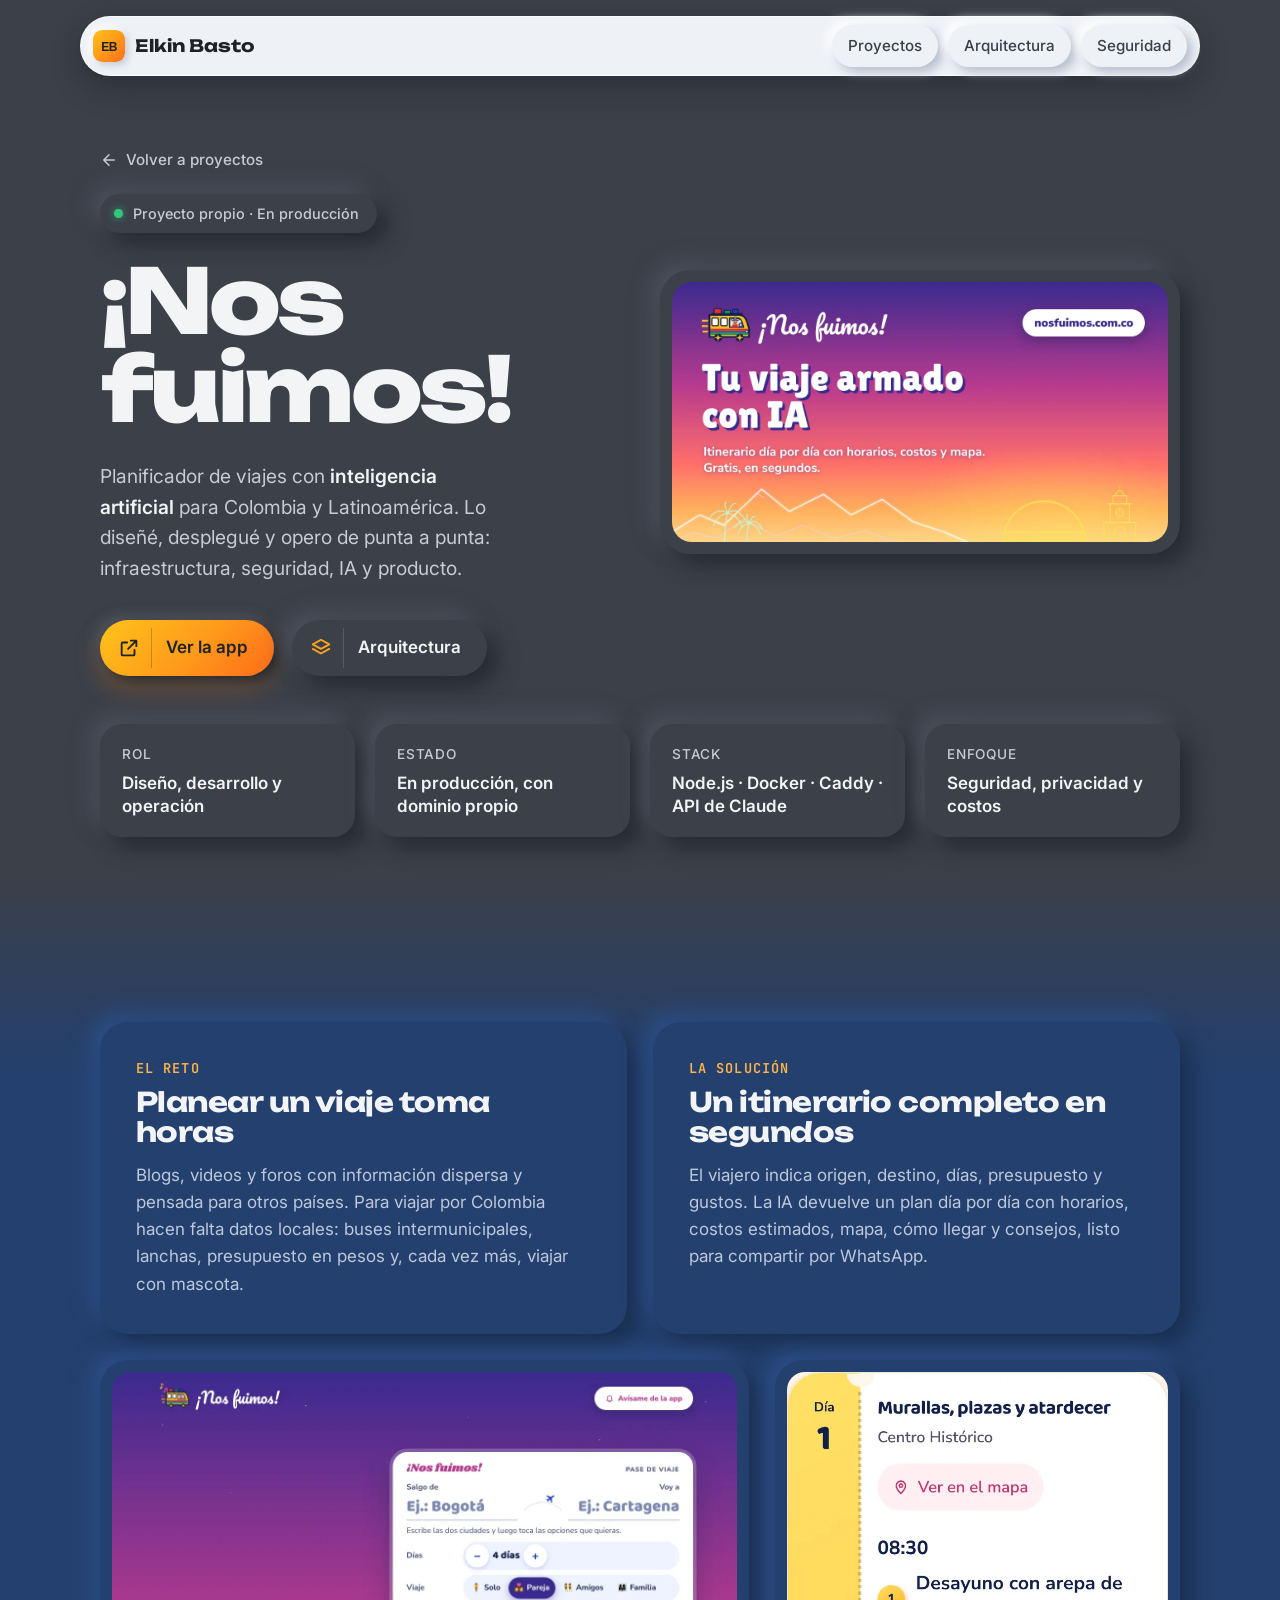
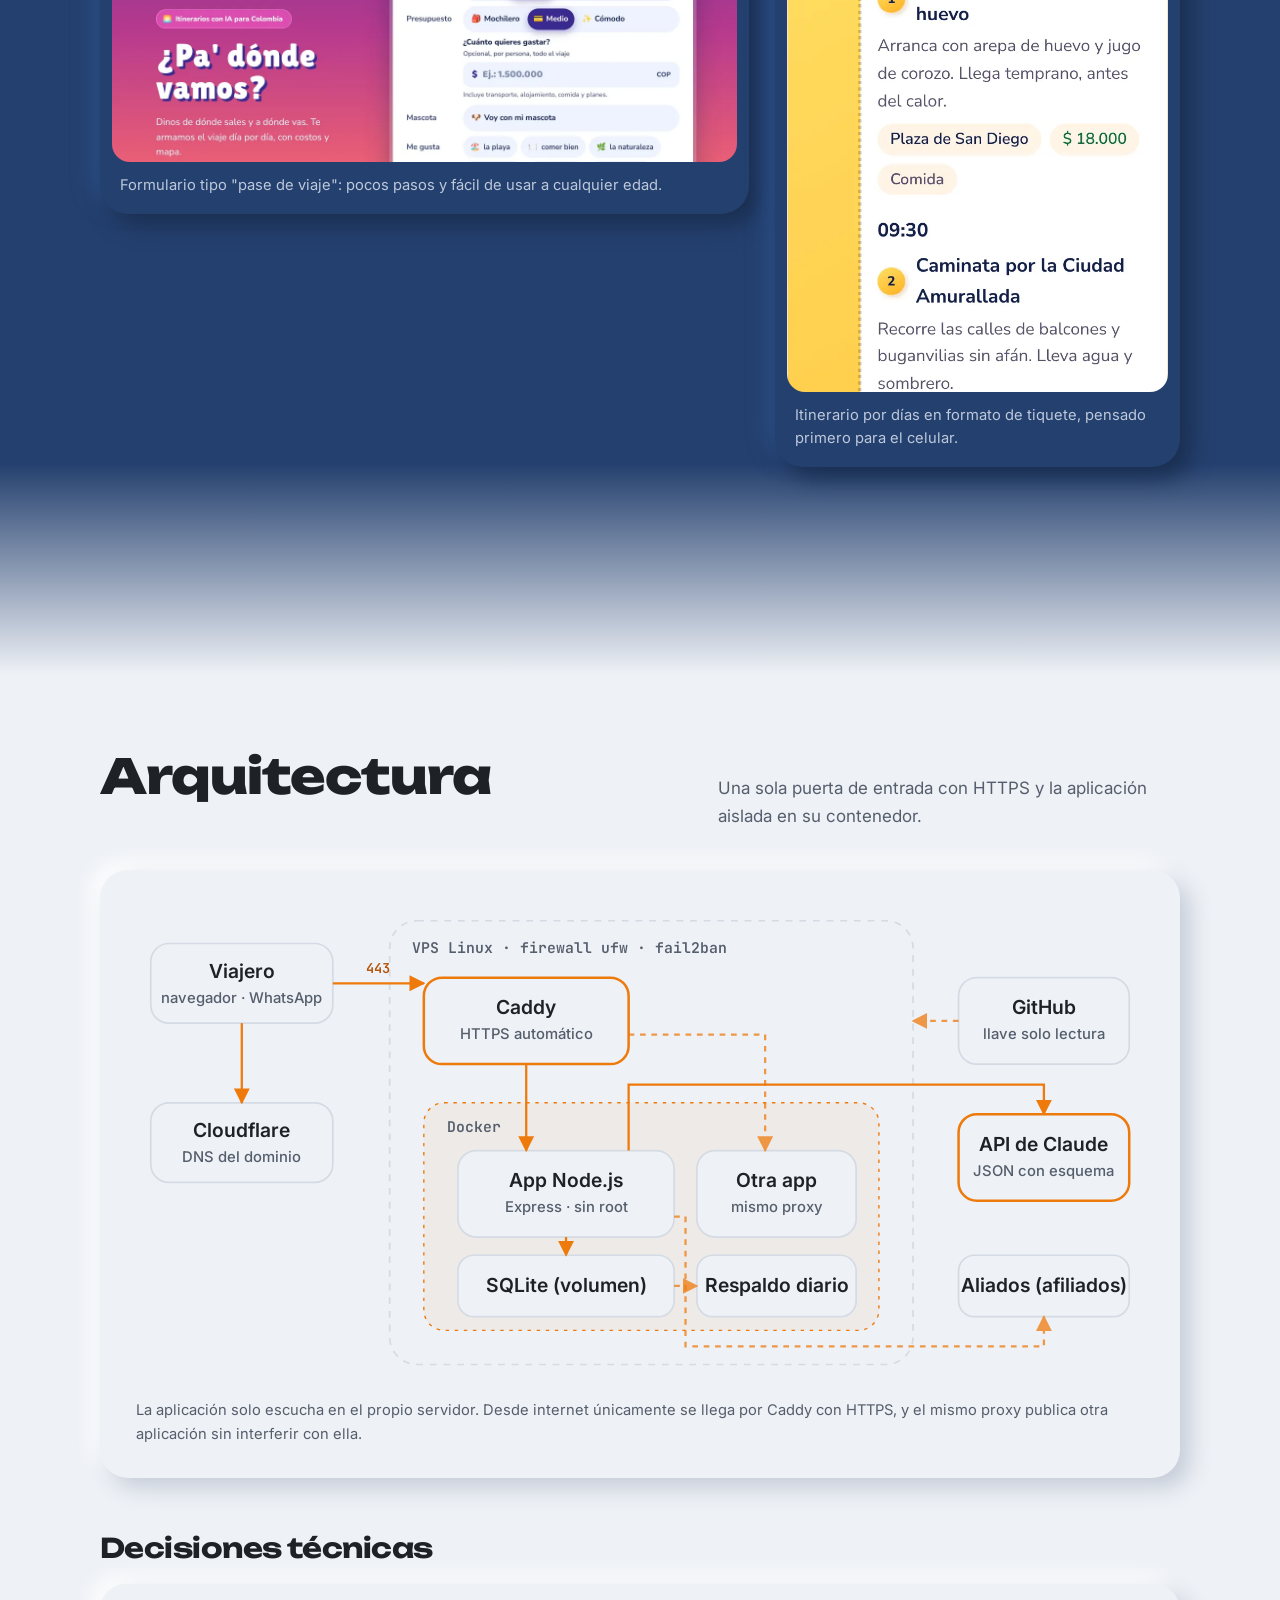
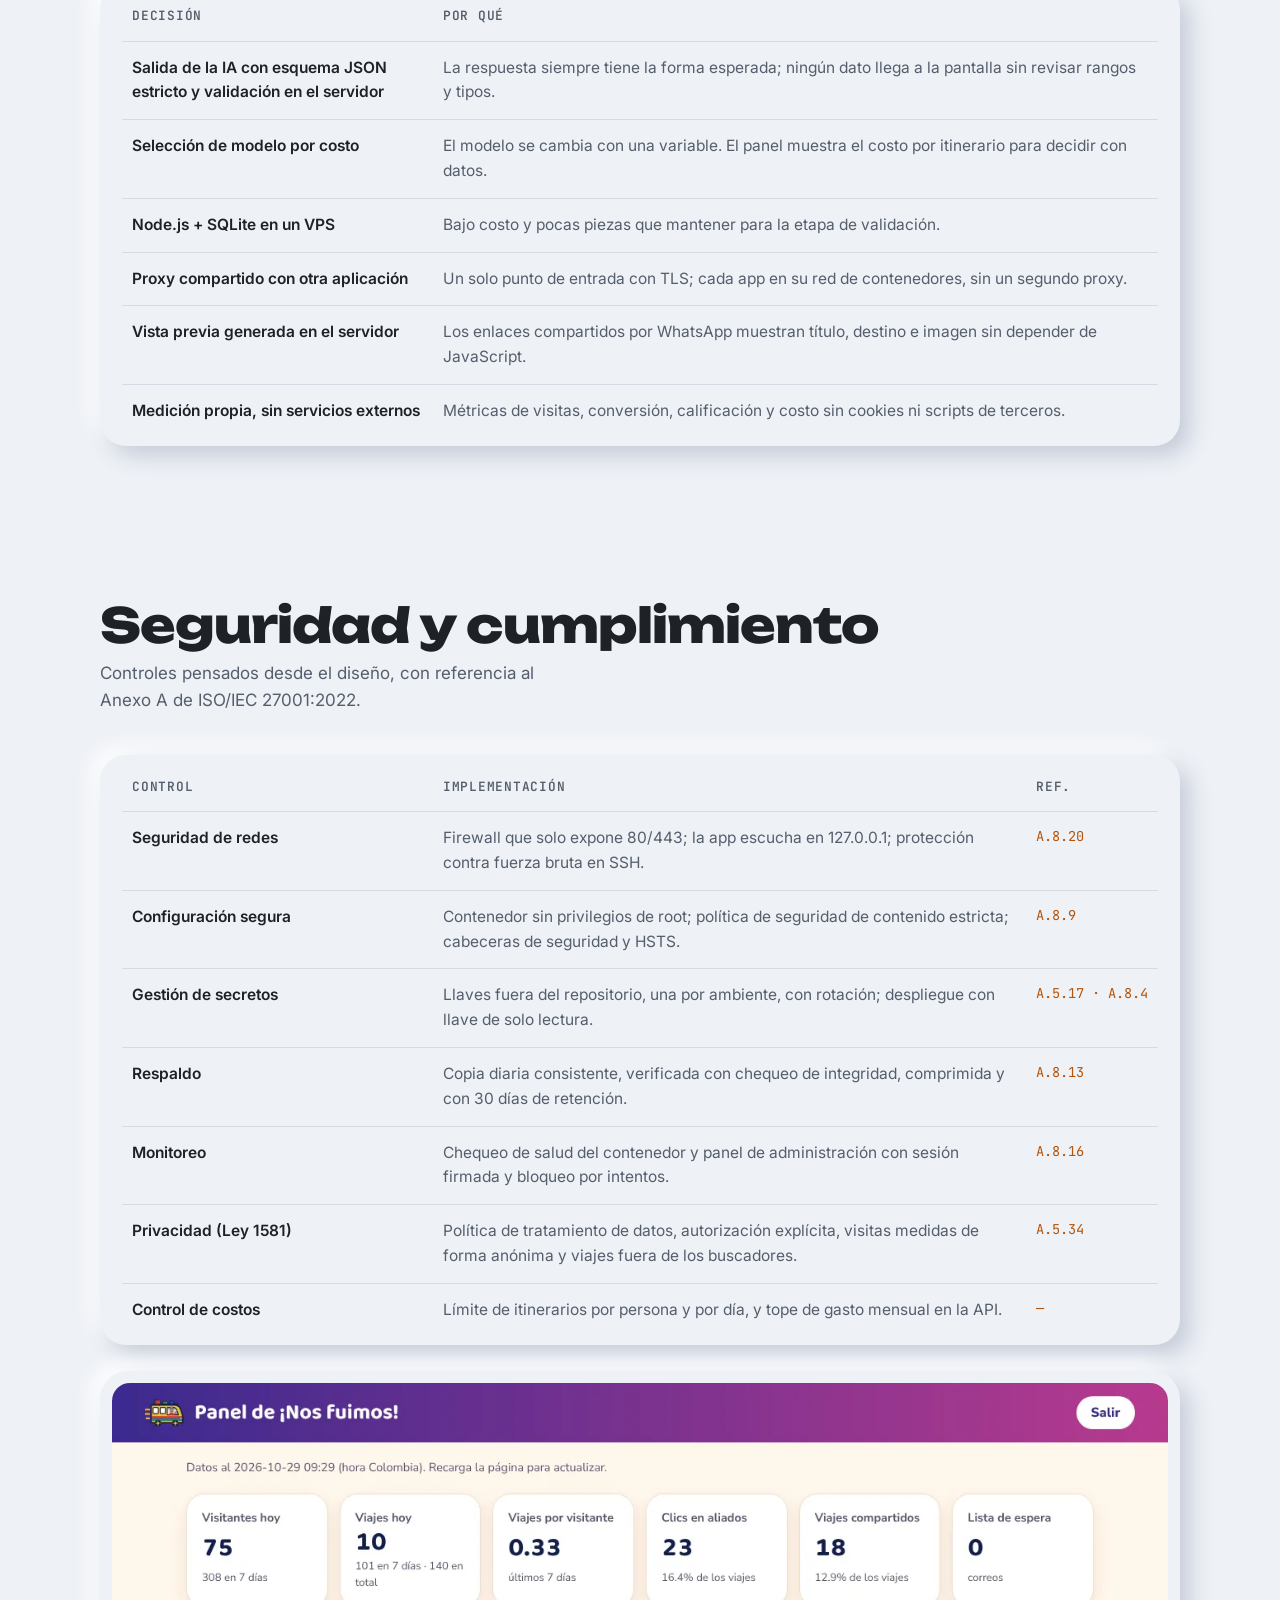
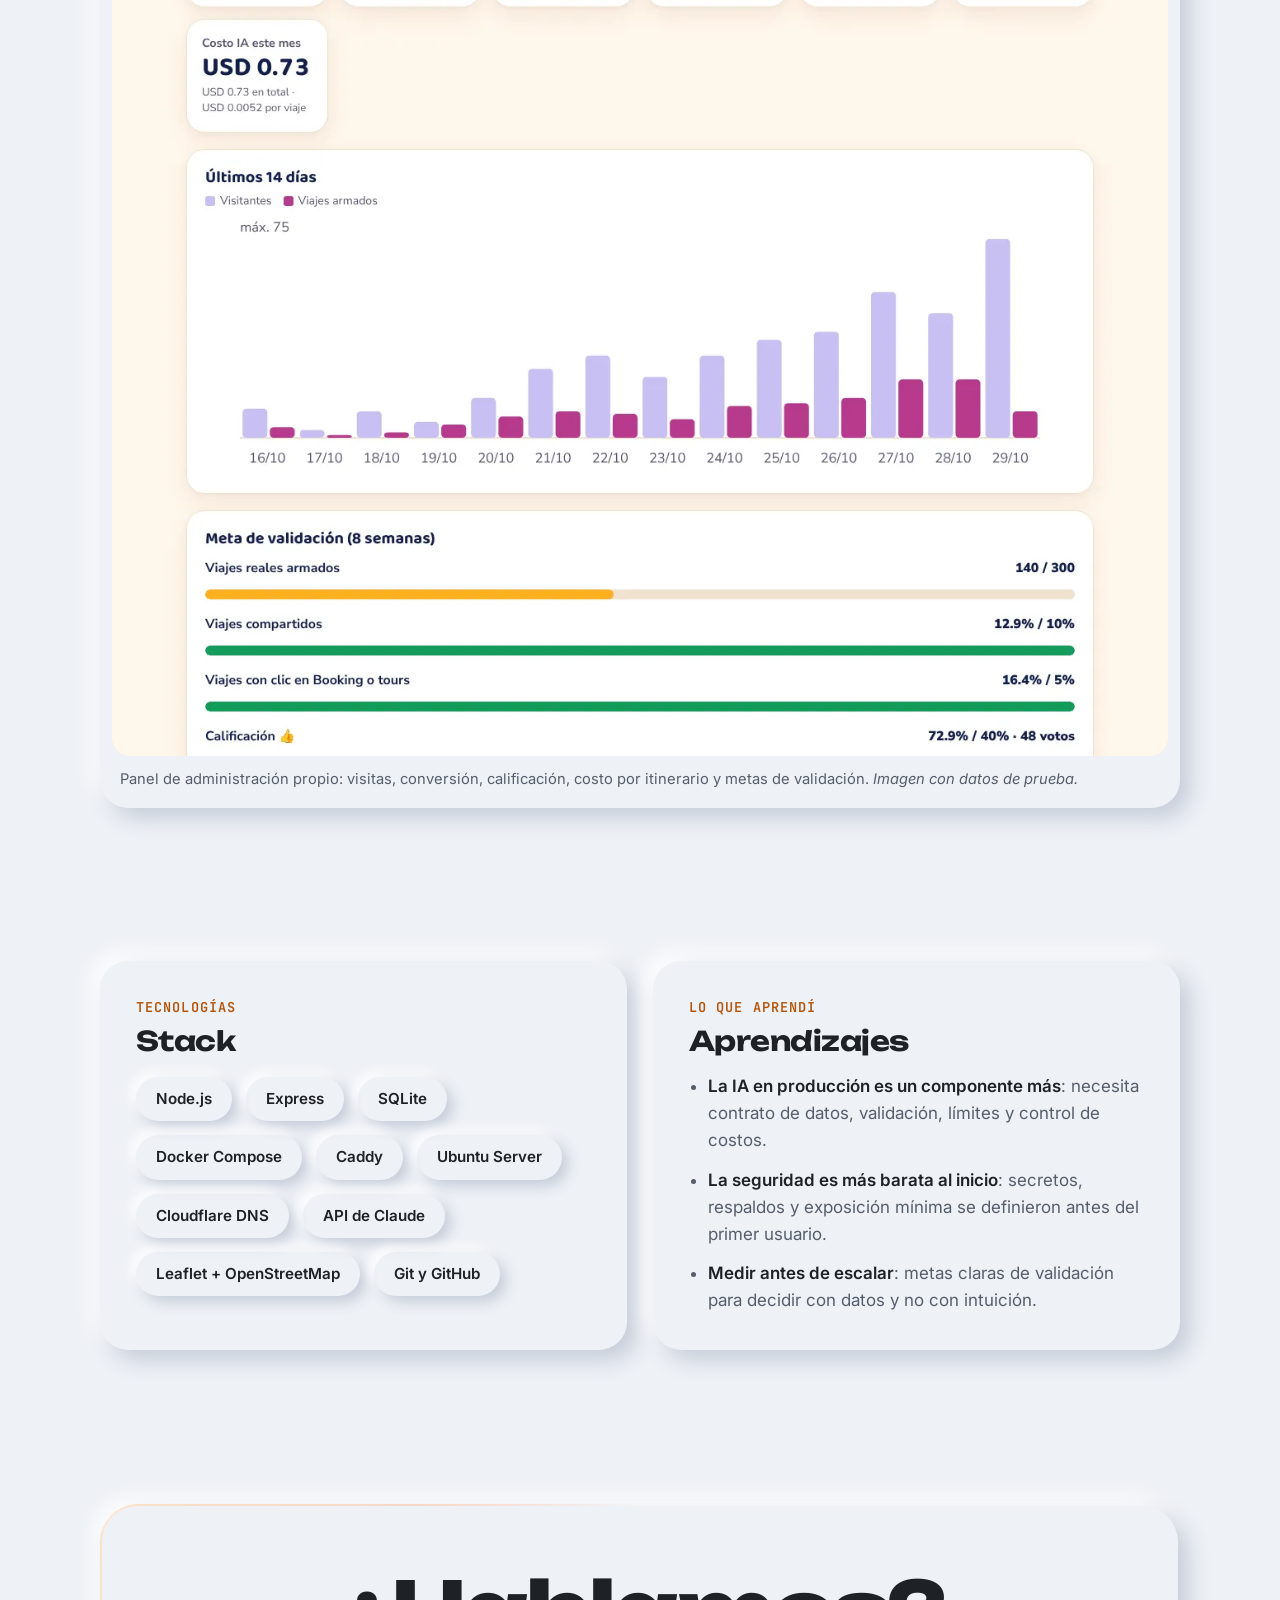
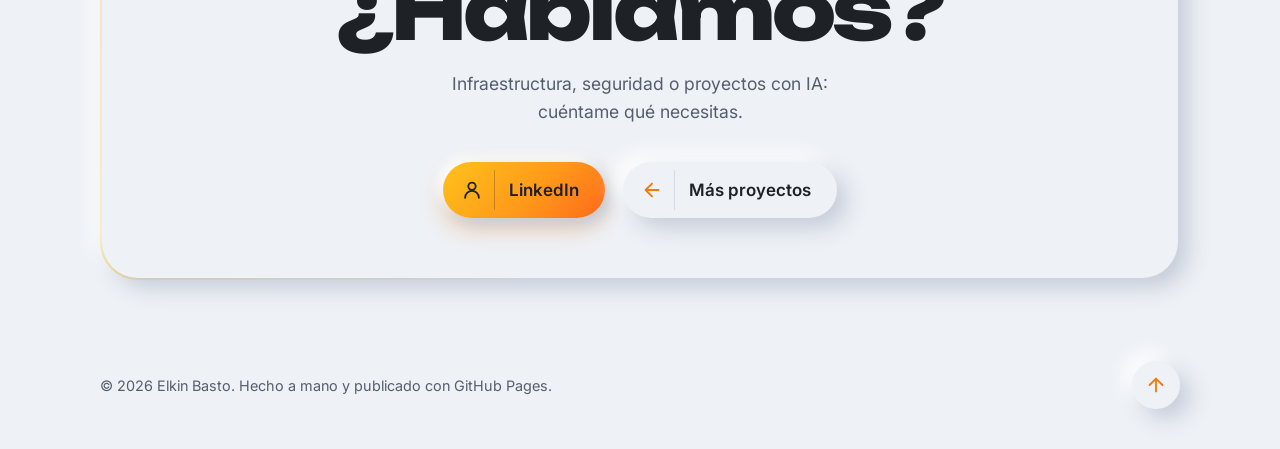
<file: proyectos/nosfuimos.html>
<!DOCTYPE html>
<html lang="es">
<head>
  <meta charset="UTF-8">
  <meta name="viewport" content="width=device-width, initial-scale=1.0">
  <title>¡Nos fuimos! · Caso de proyecto | Elkin Basto</title>
  <meta name="description" content="Planificador de viajes con IA diseñado, desplegado y operado de punta a punta: arquitectura, seguridad alineada con ISO 27001, cumplimiento de la Ley 1581 y control de costos.">
  <meta name="theme-color" content="#3B4049">
  <meta property="og:title" content="¡Nos fuimos!: planificador de viajes con IA">
  <meta property="og:description" content="Caso de proyecto: arquitectura, seguridad y operación de una app con IA en producción.">
  <meta property="og:image" content="https://leonardobasto.github.io/mi-portafolio/img/nosfuimos/portada.webp">
  <link rel="icon" href="../img/logo.svg?v=21" type="image/svg+xml">
  <link rel="preconnect" href="https://fonts.googleapis.com">
  <link rel="preconnect" href="https://fonts.gstatic.com" crossorigin>
  <link href="https://fonts.googleapis.com/css2?family=Inter:wght@400;500;600&family=JetBrains+Mono:wght@400;600&family=Unbounded:wght@600;700;800&display=swap" rel="stylesheet">
  <link rel="stylesheet" href="../css/styles.css?v=22">
  <link rel="stylesheet" href="../css/caso.css?v=1">
</head>
<body>
  <svg width="0" height="0" style="position:absolute" aria-hidden="true">
    <defs>
      <symbol id="i-arrow-up" viewBox="0 0 24 24"><path d="M12 19V5M5 12l7-7 7 7"/></symbol>
      <symbol id="i-arrow-left" viewBox="0 0 24 24"><path d="M19 12H5M12 19l-7-7 7-7"/></symbol>
      <symbol id="i-external" viewBox="0 0 24 24"><path d="M14 4h6v6M20 4l-9 9M18 14v5a1 1 0 0 1-1 1H5a1 1 0 0 1-1-1V7a1 1 0 0 1 1-1h5"/></symbol>
      <symbol id="i-layers" viewBox="0 0 24 24"><path d="m12 3 9 5-9 5-9-5 9-5Z"/><path d="m3 13 9 5 9-5"/></symbol>
      <symbol id="i-user" viewBox="0 0 24 24"><circle cx="12" cy="8" r="4"/><path d="M4.5 20.5a7.5 7.5 0 0 1 15 0"/></symbol>
      <symbol id="i-code" viewBox="0 0 24 24"><path d="m8 8-4 4 4 4M16 8l4 4-4 4M13.5 5l-3 14"/></symbol>
    </defs>
  </svg>

  <a class="skip-link" href="#contenido">Saltar al contenido</a>

  <header class="site-header">
    <div class="bar raised">
      <a class="brand" href="../index.html"><img src="../img/logo.svg?v=21" alt="" width="32" height="32"><span>Elkin Basto</span></a>
      <nav class="nav" aria-label="Principal">
        <a href="../index.html#proyectos">Proyectos</a>
        <a href="#arquitectura">Arquitectura</a>
        <a href="#seguridad">Seguridad</a>
      </nav>
    </div>
  </header>

  <main id="contenido">

    <!-- ===== Portada del caso ===== -->
    <section class="caso-hero wrap">
      <div class="caso-hero-text">
        <a class="volver" href="../index.html#proyectos"><svg class="ico"><use href="#i-arrow-left"/></svg>Volver a proyectos</a>
        <p class="chip raised"><span class="led led-ok" aria-hidden="true"></span>Proyecto propio · En producción</p>
        <h1 class="caso-titulo">¡Nos fuimos!</h1>
        <p class="lead">Planificador de viajes con <strong>inteligencia artificial</strong> para Colombia y Latinoamérica. Lo diseñé, desplegué y opero de punta a punta: infraestructura, seguridad, IA y producto.</p>
        <div class="actions">
          <a class="pill pill-primary" href="https://nosfuimos.com.co" target="_blank" rel="noopener">
            <span class="pill-ico"><svg class="ico"><use href="#i-external"/></svg></span>Ver la app
          </a>
          <a class="pill raised" href="#arquitectura">
            <span class="pill-ico"><svg class="ico"><use href="#i-layers"/></svg></span>Arquitectura
          </a>
        </div>
      </div>
      <figure class="caso-portada raised">
        <img src="../img/nosfuimos/portada.webp" alt="Tarjeta de presentación de ¡Nos fuimos!: tu viaje armado con IA" width="1200" height="630">
      </figure>
    </section>

    <!-- ===== Ficha rápida ===== -->
    <section class="wrap caso-ficha" aria-label="Ficha del proyecto">
      <div class="ficha raised"><span>Rol</span><strong>Diseño, desarrollo y operación</strong></div>
      <div class="ficha raised"><span>Estado</span><strong>En producción, con dominio propio</strong></div>
      <div class="ficha raised"><span>Stack</span><strong>Node.js · Docker · Caddy · API de Claude</strong></div>
      <div class="ficha raised"><span>Enfoque</span><strong>Seguridad, privacidad y costos</strong></div>
    </section>

    <!-- ===== Reto y solución ===== -->
    <div class="zone zone-night caso-zona">
    <section class="section wrap">
      <div class="dos-col">
        <article class="bloque raised">
          <p class="eyebrow">El reto</p>
          <h2>Planear un viaje toma horas</h2>
          <p>Blogs, videos y foros con información dispersa y pensada para otros países. Para viajar por Colombia hacen falta datos locales: buses intermunicipales, lanchas, presupuesto en pesos y, cada vez más, viajar con mascota.</p>
        </article>
        <article class="bloque raised">
          <p class="eyebrow">La solución</p>
          <h2>Un itinerario completo en segundos</h2>
          <p>El viajero indica origen, destino, días, presupuesto y gustos. La IA devuelve un plan día por día con horarios, costos estimados, mapa, cómo llegar y consejos, listo para compartir por WhatsApp.</p>
        </article>
      </div>

      <div class="capturas">
        <figure class="captura raised">
          <img src="../img/nosfuimos/inicio.webp" alt="Pantalla de inicio con el formulario tipo pase de viaje" width="1280" height="800" loading="lazy">
          <figcaption>Formulario tipo "pase de viaje": pocos pasos y fácil de usar a cualquier edad.</figcaption>
        </figure>
        <figure class="captura captura-alta raised">
          <img src="../img/nosfuimos/itinerario.webp" alt="Itinerario del día 1 con horarios, costos y tipo de actividad" width="716" height="1500" loading="lazy">
          <figcaption>Itinerario por días en formato de tiquete, pensado primero para el celular.</figcaption>
        </figure>
      </div>
    </section>
    </div>

    <!-- ===== Arquitectura ===== -->
    <div class="zone zone-light">
    <section id="arquitectura" class="section wrap">
      <header class="section-head">
        <h2 class="section-title">Arquitectura</h2>
        <p>Una sola puerta de entrada con HTTPS y la aplicación aislada en su contenedor.</p>
      </header>

      <figure class="diagrama raised">
        <div class="diagrama-scroll"><svg viewBox="0 0 900 430" role="img" aria-labelledby="dg-t dg-d">
          <title id="dg-t">Diagrama de arquitectura de ¡Nos fuimos!</title>
          <desc id="dg-d">El navegador resuelve el dominio en Cloudflare y llega por HTTPS a Caddy en un VPS Linux. Caddy envía el tráfico al contenedor de la aplicación, que guarda los datos en SQLite con respaldo diario y consulta la API de Claude. GitHub despliega el código con una llave de solo lectura.</desc>
          <defs>
            <marker id="fl" viewBox="0 0 10 10" refX="9" refY="5" markerWidth="7" markerHeight="7" orient="auto-start-reverse"><path d="M0 0 10 5 0 10z" class="dg-punta"/></marker>
          </defs>
          <!-- Usuario y DNS -->
          <g class="dg-nodo"><rect x="20" y="40" width="160" height="70" rx="16"/><text x="100" y="70">Viajero</text><text x="100" y="92" class="dg-sub">navegador · WhatsApp</text></g>
          <g class="dg-nodo"><rect x="20" y="180" width="160" height="70" rx="16"/><text x="100" y="210">Cloudflare</text><text x="100" y="232" class="dg-sub">DNS del dominio</text></g>
          <!-- VPS -->
          <rect x="230" y="20" width="460" height="390" rx="24" class="dg-zona"/>
          <text x="250" y="48" class="dg-zona-t">VPS Linux · firewall ufw · fail2ban</text>
          <g class="dg-nodo dg-acento"><rect x="260" y="70" width="180" height="76" rx="16"/><text x="350" y="102">Caddy</text><text x="350" y="124" class="dg-sub">HTTPS automático</text></g>
          <rect x="260" y="180" width="400" height="200" rx="18" class="dg-docker"/>
          <text x="280" y="206" class="dg-zona-t">Docker</text>
          <g class="dg-nodo"><rect x="290" y="222" width="190" height="76" rx="16"/><text x="385" y="254">App Node.js</text><text x="385" y="276" class="dg-sub">Express · sin root</text></g>
          <g class="dg-nodo"><rect x="290" y="314" width="190" height="54" rx="14"/><text x="385" y="346">SQLite (volumen)</text></g>
          <g class="dg-nodo"><rect x="500" y="222" width="140" height="76" rx="16"/><text x="570" y="254">Otra app</text><text x="570" y="276" class="dg-sub">mismo proxy</text></g>
          <g class="dg-nodo"><rect x="500" y="314" width="140" height="54" rx="14"/><text x="570" y="346">Respaldo diario</text></g>
          <!-- Externos -->
          <g class="dg-nodo dg-acento"><rect x="730" y="190" width="150" height="76" rx="16"/><text x="805" y="222">API de Claude</text><text x="805" y="244" class="dg-sub">JSON con esquema</text></g>
          <g class="dg-nodo"><rect x="730" y="70" width="150" height="76" rx="16"/><text x="805" y="102">GitHub</text><text x="805" y="124" class="dg-sub">llave solo lectura</text></g>
          <g class="dg-nodo"><rect x="730" y="314" width="150" height="54" rx="14"/><text x="805" y="346">Aliados (afiliados)</text></g>
          <!-- Flechas -->
          <path d="M100 110v70" class="dg-flecha" marker-end="url(#fl)"/>
          <path d="M180 75h80" class="dg-flecha" marker-end="url(#fl)"/>
          <text x="220" y="66" class="dg-et">443</text>
          <path d="M350 146v76" class="dg-flecha" marker-end="url(#fl)"/>
          <path d="M440 120h120v102" class="dg-flecha dg-tenue" marker-end="url(#fl)"/>
          <path d="M385 298v16" class="dg-flecha" marker-end="url(#fl)"/>
          <path d="M480 341h20" class="dg-flecha dg-tenue" marker-end="url(#fl)"/>
          <path d="M440 222V164H805V190" class="dg-flecha" marker-end="url(#fl)"/>
          <path d="M730 108h-40" class="dg-flecha dg-tenue" marker-end="url(#fl)"/>
          <path d="M480 280H490V394H805V368" class="dg-flecha dg-tenue" marker-end="url(#fl)"/>
        </svg></div>
        <figcaption>La aplicación solo escucha en el propio servidor. Desde internet únicamente se llega por Caddy con HTTPS, y el mismo proxy publica otra aplicación sin interferir con ella.</figcaption>
      </figure>

      <h3 class="sub-titulo">Decisiones técnicas</h3>
      <div class="tabla-caja raised">
        <table>
          <thead><tr><th>Decisión</th><th>Por qué</th></tr></thead>
          <tbody>
            <tr><td>Salida de la IA con esquema JSON estricto y validación en el servidor</td><td>La respuesta siempre tiene la forma esperada; ningún dato llega a la pantalla sin revisar rangos y tipos.</td></tr>
            <tr><td>Selección de modelo por costo</td><td>El modelo se cambia con una variable. El panel muestra el costo por itinerario para decidir con datos.</td></tr>
            <tr><td>Node.js + SQLite en un VPS</td><td>Bajo costo y pocas piezas que mantener para la etapa de validación.</td></tr>
            <tr><td>Proxy compartido con otra aplicación</td><td>Un solo punto de entrada con TLS; cada app en su red de contenedores, sin un segundo proxy.</td></tr>
            <tr><td>Vista previa generada en el servidor</td><td>Los enlaces compartidos por WhatsApp muestran título, destino e imagen sin depender de JavaScript.</td></tr>
            <tr><td>Medición propia, sin servicios externos</td><td>Métricas de visitas, conversión, calificación y costo sin cookies ni scripts de terceros.</td></tr>
          </tbody>
        </table>
      </div>
    </section>

    <!-- ===== Seguridad ===== -->
    <section id="seguridad" class="section wrap">
      <header class="section-head">
        <h2 class="section-title">Seguridad y cumplimiento</h2>
        <p>Controles pensados desde el diseño, con referencia al Anexo A de ISO/IEC 27001:2022.</p>
      </header>
      <div class="tabla-caja raised">
        <table>
          <thead><tr><th>Control</th><th>Implementación</th><th>Ref.</th></tr></thead>
          <tbody>
            <tr><td>Seguridad de redes</td><td>Firewall que solo expone 80/443; la app escucha en 127.0.0.1; protección contra fuerza bruta en SSH.</td><td>A.8.20</td></tr>
            <tr><td>Configuración segura</td><td>Contenedor sin privilegios de root; política de seguridad de contenido estricta; cabeceras de seguridad y HSTS.</td><td>A.8.9</td></tr>
            <tr><td>Gestión de secretos</td><td>Llaves fuera del repositorio, una por ambiente, con rotación; despliegue con llave de solo lectura.</td><td>A.5.17 · A.8.4</td></tr>
            <tr><td>Respaldo</td><td>Copia diaria consistente, verificada con chequeo de integridad, comprimida y con 30 días de retención.</td><td>A.8.13</td></tr>
            <tr><td>Monitoreo</td><td>Chequeo de salud del contenedor y panel de administración con sesión firmada y bloqueo por intentos.</td><td>A.8.16</td></tr>
            <tr><td>Privacidad (Ley 1581)</td><td>Política de tratamiento de datos, autorización explícita, visitas medidas de forma anónima y viajes fuera de los buscadores.</td><td>A.5.34</td></tr>
            <tr><td>Control de costos</td><td>Límite de itinerarios por persona y por día, y tope de gasto mensual en la API.</td><td>—</td></tr>
          </tbody>
        </table>
      </div>

      <figure class="captura captura-ancha raised">
        <img src="../img/nosfuimos/panel.webp" alt="Panel de administración con visitantes, viajes, clics, costo de IA y metas de validación" width="1280" height="1180" loading="lazy">
        <figcaption>Panel de administración propio: visitas, conversión, calificación, costo por itinerario y metas de validación. <em>Imagen con datos de prueba.</em></figcaption>
      </figure>
    </section>

    <!-- ===== Stack y aprendizajes ===== -->
    <section class="section wrap">
      <div class="dos-col">
        <article class="bloque raised">
          <p class="eyebrow">Tecnologías</p>
          <h2>Stack</h2>
          <ul class="stack">
            <li>Node.js</li><li>Express</li><li>SQLite</li><li>Docker Compose</li><li>Caddy</li><li>Ubuntu Server</li><li>Cloudflare DNS</li><li>API de Claude</li><li>Leaflet + OpenStreetMap</li><li>Git y GitHub</li>
          </ul>
        </article>
        <article class="bloque raised">
          <p class="eyebrow">Lo que aprendí</p>
          <h2>Aprendizajes</h2>
          <ul class="lista">
            <li><strong>La IA en producción es un componente más</strong>: necesita contrato de datos, validación, límites y control de costos.</li>
            <li><strong>La seguridad es más barata al inicio</strong>: secretos, respaldos y exposición mínima se definieron antes del primer usuario.</li>
            <li><strong>Medir antes de escalar</strong>: metas claras de validación para decidir con datos y no con intuición.</li>
          </ul>
        </article>
      </div>
    </section>

    <section class="section wrap">
      <div class="contact-ring">
        <div class="contact raised">
          <h2>¿Hablamos?</h2>
          <p>Infraestructura, seguridad o proyectos con IA: cuéntame qué necesitas.</p>
          <div class="actions">
            <a class="pill pill-primary" href="https://www.linkedin.com/in/elkin-leonardo-basto-27083b202" target="_blank" rel="noopener">
              <span class="pill-ico"><svg class="ico"><use href="#i-user"/></svg></span>LinkedIn
            </a>
            <a class="pill raised" href="../index.html#proyectos">
              <span class="pill-ico"><svg class="ico"><use href="#i-arrow-left"/></svg></span>Más proyectos
            </a>
          </div>
        </div>
      </div>
    </section>
    </div>
  </main>

  <footer class="zone zone-light zone-foot">
    <div class="footer wrap">
      <p>© <span id="year">2026</span> Elkin Basto. Hecho a mano y publicado con GitHub Pages.</p>
      <a class="to-top raised" href="#contenido" aria-label="Volver arriba"><svg class="ico"><use href="#i-arrow-up"/></svg></a>
    </div>
  </footer>

  <script>
    document.getElementById('year').textContent = new Date().getFullYear();
    const h = document.querySelector('.site-header');
    window.addEventListener('scroll', () => h.classList.toggle('is-scrolled', window.scrollY > 24), { passive: true });
  </script>
</body>
</html>
</file>
<file: css/styles.css>
/* =========================================================
   Portafolio de Elkin Basto - tipografía grande + relieve suave
   Grafito oscuro, acento amarillo-naranja, bordes redondeados en relieve
   y franja inclinada de tecnologías.
   ========================================================= */

:root {
  /* Paleta de las tres zonas */
  --z1: #3B4049;
  --z2: #24406E; --z2-hi: #2D5089; --z2-lo: #1A2E4F; --z2-muted: #BDC8DB; --z2-line: #325998;   /* azul cobalto */
  --z3: #EEF1F6; --z3-hi: #FFFFFF; --z3-lo: #C5CCD8; --z3-muted: #555E6C; --z3-line: #D5DBE4;   /* blanco */
  /* Grafito oscuro: el relieve sale de esta base */
  --bg:   #3B4049;     /* gris grafito claro: el relieve se ve con más fuerza */
  --hi:   #4D535E;     /* luz del relieve */
  --lo:   #252930;     /* sombra del relieve */
  --text: #F3F4F6;
  --muted:#C7CCD3;
  --line: #555C67;
  --yellow:#FFC21A;
  --orange:#FF7A1A;
  --accent:#FFA41B;      /* íconos y detalles */
  --accent-text:#FFB547; /* naranja claro para texto sobre oscuro */
  --on-accent:#1E2126;   /* texto sobre el degradado */
  --grad: linear-gradient(135deg, #FFC21A 0%, #FF9A1A 55%, #FF6A1A 100%);
  --glow: 0 10px 26px rgba(255, 128, 26, .38);
  --ok:   #34C77B;

  --raise:   10px 10px 22px var(--lo), -8px -8px 20px var(--hi);
  --raise-s: 6px 6px 14px var(--lo), -5px -5px 12px var(--hi);
  --press:   inset 5px 5px 10px var(--lo), inset -4px -4px 9px var(--hi);

  --head: "Unbounded", "Sora", "Segoe UI", system-ui, sans-serif;  /* títulos llamativos */
  --body: "Inter", "Segoe UI", system-ui, sans-serif;
  --mono: "JetBrains Mono", Consolas, "Courier New", monospace;  /* consola */
  --wrap: 1160px;
  --gutter: clamp(18px, 4vw, 40px);
  color-scheme: dark;
}

*, *::before, *::after { box-sizing: border-box; }
html { scroll-behavior: smooth; scroll-padding-top: 100px; overflow-x: clip; }
body { overflow-x: clip; margin: 0; background: var(--bg); color: var(--text); font-family: var(--body); font-size: 1.0625rem; line-height: 1.6; -webkit-font-smoothing: antialiased; }
h1, h2, h3, p { margin: 0; }
h1, h2, h3 { font-family: var(--head); letter-spacing: -0.02em; line-height: 1.1; }
a { color: inherit; }
img, svg { display: block; }
.wrap { width: 100%; max-width: var(--wrap); margin-inline: auto; padding-inline: var(--gutter); }
.sr-only { position: absolute; width: 1px; height: 1px; overflow: hidden; clip: rect(0 0 0 0); white-space: nowrap; }
.skip-link { position: absolute; left: 12px; top: -60px; background: var(--text); color: var(--bg); padding: 10px 14px; border-radius: 10px; }
.skip-link:focus { top: 12px; }
:focus-visible { outline: 3px solid var(--yellow); outline-offset: 3px; }

.ico { width: 22px; height: 22px; fill: none; stroke: currentColor; stroke-width: 2; stroke-linecap: round; stroke-linejoin: round; }

/* Relieve y hundido: los "bordes" de la referencia */
.raised { background: var(--bg); box-shadow: var(--raise); }
.inset  { background: var(--bg); box-shadow: var(--press); }

/* LEDs de estado */
.led { width: 9px; height: 9px; border-radius: 50%; flex: none; }
.led-ok   { background: var(--ok); box-shadow: 0 0 8px color-mix(in srgb, var(--ok) 70%, transparent); }
.led-warm { background: var(--orange); box-shadow: 0 0 8px var(--orange); }

/* ----- Encabezado ----- */
.site-header { position: sticky; top: 0; z-index: 20; padding: 16px var(--gutter) 0; }
.bar {
  max-width: calc(var(--wrap) - 40px); margin-inline: auto;
  display: flex; align-items: center; justify-content: space-between; gap: 16px;
  min-height: 60px; padding: 0 10px 0 12px; border-radius: 999px;
}
.brand { display: flex; align-items: center; gap: 10px; text-decoration: none; font-family: var(--head); font-weight: 700; }
.brand img { border-radius: 9px; }
.nav { display: flex; gap: 4px; }
.nav a { text-decoration: none; font-weight: 500; font-size: .95rem; padding: 9px 16px; border-radius: 999px; transition: box-shadow .2s, color .2s; }
.nav a:hover, .nav a.is-active { box-shadow: var(--press); color: var(--accent-text); }
.bar { transition: min-height .25s, box-shadow .25s; }
.site-header.is-scrolled .bar { min-height: 52px; }
/* Barra superior blanca: usa los mismos valores que la zona blanca */
.site-header .bar {
  --bg: var(--z3); --hi: var(--z3-hi); --lo: var(--z3-lo);
  --text: #1E2126; --accent-text: #B4540A;
  --press: inset 4px 4px 9px var(--lo), inset -4px -4px 9px var(--hi);
  background: rgba(247, 249, 252, .94);
  color: var(--text);
  border: 1px solid rgba(255,255,255,.7);
  box-shadow: 0 12px 30px rgba(12, 16, 24, .28), 0 2px 6px rgba(12, 16, 24, .12);
  -webkit-backdrop-filter: blur(14px) saturate(140%); backdrop-filter: blur(14px) saturate(140%);
}
/* Botones del menú en relieve: salen de la barra y se hunden al usarlos */
.site-header .bar { background: var(--z3); padding-right: 12px; }
.site-header .nav { gap: 10px; }
.site-header .nav a {
  color: #3A404A; background: var(--z3);
  box-shadow: 5px 5px 11px #B4BDCC, -5px -5px 11px #FFFFFF;
  transition: box-shadow .2s, color .2s, transform .2s;
}
.site-header .nav a:hover { color: var(--accent-text); transform: translateY(-1px); }
.site-header .nav a.is-active,
.site-header .nav a:active { color: var(--accent-text); box-shadow: inset 4px 4px 9px #B4BDCC, inset -4px -4px 9px #FFFFFF; transform: none; }
.site-header .brand img { box-shadow: 3px 3px 7px var(--lo), -3px -3px 7px var(--hi); }

/* ----- Botones píldora con ícono y divisor ----- */
.pill {
  display: inline-flex; align-items: center; gap: 14px;
  min-height: 56px; padding: 0 26px 0 6px; border-radius: 999px;
  font-weight: 600; text-decoration: none; transition: transform .15s, box-shadow .2s;
}
.pill { position: relative; overflow: hidden; }
.pill:hover { transform: translateY(-2px); }
.pill:active { transform: translateY(0) scale(.98); box-shadow: var(--press); }
/* destello que cruza el botón principal al pasar el mouse */
.pill-primary::after {
  content: ""; position: absolute; inset: 0; transform: translateX(-120%) skewX(-20deg);
  background: linear-gradient(90deg, transparent, rgba(255,255,255,.55), transparent);
  transition: transform .7s ease;
}
.pill-primary:hover::after { transform: translateX(160%) skewX(-20deg); }
.pill-ico { display: grid; place-items: center; width: 46px; height: 40px; border-right: 1.5px solid var(--line); color: var(--accent); }
.pill-primary { background: var(--grad); color: var(--on-accent); box-shadow: var(--raise-s), var(--glow); }
.pill-primary .pill-ico { color: var(--on-accent); border-right-color: rgba(28,31,36,.25); }

/* ----- Portada ----- */
/* Fondo de red de nodos detrás de la portada; se desvanece hacia los bordes
   para no competir con el relieve de los botones y tarjetas */
.hero { position: relative; isolation: isolate; }
.hero::before {
  content: "";
  position: absolute; z-index: -1;
  top: -120px; bottom: 0; left: 50%;
  width: 100vw; transform: translate3d(calc(-50% + var(--px, 0px)), var(--py, 0px), 0) scale(1.04);
  transition: transform .6s ease-out;
  background: url("../img/fondo-red.svg?v=15") center / cover no-repeat;
  /* se desvanece abajo y se suaviza a la izquierda, detrás del texto */
  -webkit-mask-image: linear-gradient(to bottom, #000 70%, transparent 100%), linear-gradient(to right, rgba(0,0,0,.4), #000 60%);
          mask-image: linear-gradient(to bottom, #000 70%, transparent 100%), linear-gradient(to right, rgba(0,0,0,.4), #000 60%);
  -webkit-mask-composite: source-in;
          mask-composite: intersect;
  pointer-events: none;
}
.hero {
  display: grid; grid-template-columns: minmax(0, 1.15fr) minmax(0, 1fr);
  gap: clamp(32px, 6vw, 88px); align-items: center;
  min-height: calc(100vh - 92px); padding-block: 48px 72px;
}
.chip { display: inline-flex; align-items: center; gap: 10px; padding: 8px 18px 8px 14px; border-radius: 999px; font-size: .9rem; font-weight: 500; color: var(--muted); }
.name .line { display: block; overflow: hidden; padding-bottom: .04em; }
.name .line > span { display: inline-block; }
.name {
  margin-top: 28px;
  font-size: clamp(3.2rem, 8.4vw, 7rem);
  font-weight: 800; letter-spacing: -0.04em; line-height: .95;
}
.lead { margin-top: 28px; max-width: 34ch; font-size: clamp(1.1rem, 1.5vw, 1.3rem); color: var(--muted); }
.lead strong { color: var(--text); font-weight: 600; }
.actions { display: flex; flex-wrap: wrap; gap: 18px; margin-top: 36px; }

/* Consola en relieve */
.term { margin: 0; padding: 20px; border-radius: 30px; }
.term-bar { display: flex; align-items: center; justify-content: space-between; gap: 12px; padding: 2px 6px 16px; }
.term-title { font-family: var(--mono); font-weight: 600; font-size: .9rem; color: var(--muted); }
.term-status { display: inline-flex; align-items: center; gap: 8px; padding: 6px 14px; border-radius: 999px; font-size: .8rem; font-weight: 600; color: var(--ok); }

.term-screen {
  min-height: 360px;
  padding: 22px 22px;
  border-radius: 22px;
  font-family: var(--mono);
  font-size: .88rem;
  line-height: 1.75;
}
.t-line { margin: 0; white-space: pre-wrap; }
.t-prompt { color: var(--accent); font-weight: 600; }
.t-cmd { color: var(--text); font-weight: 600; }
.t-out { color: var(--muted); margin-bottom: 8px; }
/* Filas con barra de progreso estilo tqdm de Python */
.t-row {
  display: grid; grid-template-columns: minmax(0, 1fr) auto 4.5ch 6ch; align-items: center; gap: 10px;
  color: var(--muted); padding-left: 10px;
}
.t-row:has(+ .t-line:not(.t-row)) { margin-bottom: 8px; }
.t-name { overflow: hidden; text-overflow: ellipsis; white-space: nowrap; }
.t-bar { letter-spacing: -0.06em; }
.t-bar .fill { color: var(--accent); }
.t-bar .rest { color: var(--muted); opacity: .35; }
.t-pct { text-align: right; color: var(--text); }
.t-row > :last-child { text-align: right; }
.t-spin { color: var(--accent); font-weight: 600; display: inline-block; width: 1ch; }
.t-ok, .t-warn { font-weight: 600; }
.t-ok { color: var(--ok); }
.t-warn { color: var(--accent); }
.t-caret {
  display: inline-block; width: .6em; height: 1.1em; vertical-align: -0.2em;
  background: var(--accent); animation: caret 1s steps(1) infinite;
}
@keyframes caret { 50% { opacity: 0; } }

/* ----- Franjas cruzadas de tecnologías (forman una X) ----- */
.tickers { position: relative; height: clamp(190px, 18vw, 240px); margin-block: 0; --tilt: 4deg; }
.ticker {
  position: absolute; left: -40px; right: -40px; top: 50%;
  overflow: hidden;
}
.ticker-front {
  z-index: 2;
  background: var(--grad); color: var(--on-accent);
  transform: translateY(-50%) rotate(calc(var(--tilt) * -1));
  box-shadow: var(--glow), 0 14px 30px rgba(0,0,0,.25);
}
.ticker-back {
  z-index: 1;
  background: var(--bg); color: var(--accent-text);
  transform: translateY(-50%) rotate(var(--tilt));
  box-shadow: var(--raise);
}
.ticker-track { display: flex; width: max-content; animation: ticker 38s linear infinite; }
.ticker-back .ticker-track { animation-direction: reverse; animation-duration: 46s; }
.ticker-group { display: flex; align-items: center; list-style: none; margin: 0; padding: 18px 0; }
.ticker-group li {
  display: flex; align-items: center;
  font-family: var(--head); font-weight: 700; font-size: clamp(.92rem, 1.4vw, 1.15rem);
  white-space: nowrap;
}
/* La franja de atrás lleva texto con contorno */
.ticker-back .ticker-group li { color: var(--muted); font-weight: 600; letter-spacing: .02em; }
.ticker-group li::after {
  /* separador: rombo */
  content: ""; width: 9px; height: 9px; margin-inline: 28px;
  background: currentColor; transform: rotate(45deg);
}
.ticker-back .ticker-group li::after { background: var(--accent); }
@keyframes ticker { to { transform: translateX(-50%); } }
.tickers:hover .ticker-track { animation-play-state: paused; }
@media (max-width: 640px) {
  .tickers { --tilt: 9deg; }
  .ticker-group { padding: 12px 0; }
  .ticker-group li::after { margin-inline: 20px; }
}

/* ----- Entrada de la portada (una sola secuencia al cargar) ----- */
.js [data-intro] .chip,
.js [data-intro] .lead,
.js [data-intro] .actions,
.js [data-intro] .term { opacity: 0; }
.js [data-intro] .name .line > span { transform: translateY(105%); }
.js [data-intro].is-in .chip    { animation: fadeUp .6s ease-out .05s forwards; }
.js [data-intro].is-in .name .line > span { animation: rise .8s cubic-bezier(.2,.8,.2,1) forwards; }
.js [data-intro].is-in .name .line:nth-child(1) > span { animation-delay: .15s; }
.js [data-intro].is-in .name .line:nth-child(2) > span { animation-delay: .28s; }
.js [data-intro].is-in .lead    { animation: fadeUp .7s ease-out .5s forwards; }
.js [data-intro].is-in .actions { animation: fadeUp .7s ease-out .65s forwards; }
.js [data-intro].is-in .term    { animation: popIn .9s cubic-bezier(.2,.8,.2,1) .4s forwards; }
@keyframes rise   { to { transform: translateY(0); } }
@keyframes fadeUp { from { opacity: 0; transform: translateY(14px); } to { opacity: 1; transform: none; } }
@keyframes popIn  { from { opacity: 0; transform: translateY(24px) scale(.96); } to { opacity: 1; transform: none; } }

/* ----- Tres zonas de color, sin líneas divisorias -----
   Cada zona empieza con un degradado desde el color anterior,
   así el cambio se funde y no se nota un borde.
   Para cambiar la paleta basta con editar --z1, --z2 y --z3 en :root. */
.zone {
  position: relative;
  background: var(--bg); color: var(--text);
  --raise:   10px 10px 22px var(--lo), -8px -8px 20px var(--hi);
  --raise-s: 6px 6px 14px var(--lo), -5px -5px 12px var(--hi);
  --press:   inset 5px 5px 10px var(--lo), inset -4px -4px 9px var(--hi);
}
.zone-night {
  --bg: var(--z2); --hi: var(--z2-hi); --lo: var(--z2-lo); --muted: var(--z2-muted); --line: var(--z2-line);
  margin-top: -90px; padding-top: 70px; padding-bottom: 110px;
  /* entra desde el grafito y sale hacia el blanco, sin bordes */
  background: linear-gradient(to bottom, var(--z1) 0, var(--z2) 200px, var(--z2) calc(100% - 210px), var(--z3) 100%);
}
.zone-light {
  --bg: var(--z3); --hi: var(--z3-hi); --lo: var(--z3-lo); --muted: var(--z3-muted); --line: var(--z3-line);
  --text: #1E2126; --accent: #EE7A0C; --accent-text: #B4540A;
  --glow: 0 10px 24px rgba(238,122,12,.32);
  background: var(--z3);
}
.zone-light .fact-num { background: linear-gradient(135deg, #F59E0B 0%, #EE7A0C 50%, #D9480F 100%); -webkit-background-clip: text; background-clip: text; }
.zone-foot { background: var(--z3); }
#contacto { padding-top: clamp(8px, 2vw, 24px); }
.zone-foot .footer { padding-block: 4px 40px; }
/* las franjas cruzadas quedan encima del paso entre portada y zona 2 */
.tickers { z-index: 3; }

/* ----- Secciones ----- */
.section { padding-block: clamp(44px, 6vw, 80px); }
.section-head { display: flex; flex-wrap: wrap; align-items: baseline; justify-content: space-between; gap: 8px 32px; margin-bottom: clamp(26px, 3.4vw, 40px); }
.section-head p { color: var(--muted); max-width: 42ch; }
.section-title { font-size: clamp(1.9rem, 4.2vw, 3rem); font-weight: 800; }

.areas { display: grid; grid-template-columns: repeat(4, minmax(0, 1fr)); gap: 26px; }
.area { padding: 28px; border-radius: 28px; transition: box-shadow .35s ease, transform .35s ease; }
/* Al pasar el mouse la tarjeta se "presiona" y su ícono se enciende */
.area:hover { box-shadow: var(--press); transform: translateY(2px); }
.area:hover .key { background: var(--grad); color: var(--on-accent); box-shadow: var(--glow); transform: rotate(-6deg) scale(1.06); }
.key { display: grid; place-items: center; width: 58px; height: 58px; border-radius: 18px; color: var(--accent); margin-bottom: 22px; box-shadow: var(--raise-s); transition: background .35s, color .35s, box-shadow .35s, transform .35s; }
.key .ico { width: 26px; height: 26px; }
.area h3 { font-size: 1.05rem; font-weight: 700; }
.area p { margin-top: 8px; color: var(--muted); }

.facts { display: grid; grid-template-columns: repeat(3, minmax(0, 1fr)); gap: 26px; }
.fact { padding: 30px; border-radius: 28px; transition: box-shadow .35s, transform .35s; }
.fact:hover { box-shadow: var(--press); transform: translateY(2px); }
.fact-num { font-family: var(--head); font-weight: 800; font-size: clamp(2.8rem, 5vw, 4.2rem); line-height: 1; letter-spacing: -0.04em; background: var(--grad); -webkit-background-clip: text; background-clip: text; color: transparent; }
.fact-word { font-size: clamp(1.5rem, 2.4vw, 2.05rem); padding-block: .32em .18em; }
.fact-label { margin-top: 12px; color: var(--muted); font-weight: 500; max-width: 24ch; }

/* ----- Proyecto destacado: captura en un marco hundido + texto ----- */
.project { display: grid; grid-template-columns: minmax(0, 1.15fr) minmax(0, 1fr); gap: clamp(24px, 4vw, 52px); align-items: center; padding: clamp(18px, 2.6vw, 30px); border-radius: 34px; }
.project-shot { margin: 0; padding: 12px; border-radius: 24px; }
.shot-bar { display: flex; gap: 6px; padding: 2px 4px 10px; }
.shot-bar span { width: 10px; height: 10px; border-radius: 50%; background: var(--lo); }
.shot-bar span:first-child { background: var(--accent); }
.project-shot img { width: 100%; height: auto; border-radius: 14px; box-shadow: var(--raise-s); transition: transform .45s ease; }
.project:hover .project-shot img { transform: translateY(-4px); }
.project-body { padding-right: clamp(0px, 1.5vw, 14px); }
.project-body h3 { margin-top: 20px; font-size: clamp(1.4rem, 2.4vw, 1.9rem); font-weight: 800; }
.project-body > p:not(.chip) { margin-top: 14px; color: var(--muted); }
.project-points { display: grid; gap: 10px; list-style: none; margin: 18px 0 0; padding: 0; }
.project-points li { position: relative; padding-left: 24px; color: var(--muted); }
.project-points li::before { content: ""; position: absolute; left: 3px; top: .62em; width: 9px; height: 9px; border-radius: 50%; background: var(--grad); }
.project .stack { gap: 10px; margin-top: 22px; }
.project .stack li { padding: 7px 15px; font-size: .85rem; }
.project .actions { margin-top: 26px; }

.stack { display: flex; flex-wrap: wrap; gap: 14px; list-style: none; margin: 36px 0 0; padding: 0; }
.stack li { padding: 10px 20px; border-radius: 999px; font-weight: 600; font-size: .95rem; box-shadow: var(--raise-s); }

@property --angle { syntax: "<angle>"; initial-value: 0deg; inherits: false; }
/* Borde de luz que gira alrededor del panel de contacto */
.contact-ring {
  padding: 2px; border-radius: 38px;
  background: conic-gradient(from var(--angle), transparent 0 58%, #FFC21A 72%, #FF6A1A 86%, transparent 100%);
  animation: spin 7s linear infinite;
}
@keyframes spin { to { --angle: 360deg; } }
.contact { padding: clamp(32px, 5vw, 60px); border-radius: 36px; text-align: center; }
.contact h2 { font-size: clamp(2.4rem, 6.6vw, 5rem); font-weight: 800; letter-spacing: -0.04em; }
.contact p { margin: 16px auto 0; max-width: 40ch; color: var(--muted); font-size: 1.1rem; }
.contact .actions { justify-content: center; }

.footer { display: flex; align-items: center; justify-content: space-between; gap: 16px; padding-block: 12px 40px; color: var(--muted); font-size: .9rem; }
.to-top { display: grid; place-items: center; width: 48px; height: 48px; border-radius: 50%; color: var(--accent); transition: box-shadow .2s, transform .2s; }
.to-top:hover { box-shadow: var(--press); transform: translateY(-2px); }

/* ----- Responsive ----- */
@media (max-width: 1000px) {
  .hero { grid-template-columns: 1fr; min-height: auto; }
  .areas { grid-template-columns: repeat(2, minmax(0, 1fr)); }
  .project { grid-template-columns: 1fr; }
}
@media (max-width: 640px) {
  .nav a { padding: 8px 9px; font-size: .84rem; }
  .site-header .nav { gap: 7px; }
  .brand span { display: none; }
  .areas, .facts { grid-template-columns: 1fr; gap: 20px; }
  .term { padding: 14px; }
  .term-screen { min-height: 330px; padding: 16px; font-size: .74rem; }
  .t-row { grid-template-columns: minmax(0, 1fr) auto 6ch; gap: 8px; padding-left: 6px; }
  .t-pct { display: none; }
  .name { font-size: 15.5vw; }
  .section-head { flex-direction: column; }
  .tickers { height: 190px; }
}
@media (max-width: 440px) {
  .site-header .bar { gap: 8px; }
  .site-header .nav { gap: 4px; }
  .nav a { padding: 7px 7px; font-size: .76rem; }
}
@media (max-width: 380px) {
  .site-header .nav { gap: 3px; }
  .nav a { padding: 6px 6px; font-size: .72rem; }
}
@media (prefers-reduced-motion: reduce) {
  html { scroll-behavior: auto; }
  * { transition: none !important; }
  .ticker-track, .t-caret, .contact-ring { animation: none !important; }
  .js [data-intro] .chip, .js [data-intro] .lead, .js [data-intro] .actions, .js [data-intro] .term { opacity: 1; animation: none !important; }
  .js [data-intro] .name .line > span { transform: none; animation: none !important; }
}

/* Cuatro enlaces en el menú: en celulares muy angostos se compactan */
@media (max-width: 400px) {
  .site-header .nav { gap: 5px; }
  .site-header .nav a { padding: 7px 7px; font-size: .78rem; }
}
</file>
<file: css/caso.css>
/* =========================================================
   Páginas de caso de proyecto (proyectos/*.html)
   Usa la misma paleta y el mismo relieve de styles.css
   ========================================================= */

/* ----- Portada del caso ----- */
.caso-hero {
  display: grid; grid-template-columns: minmax(0, 1fr) minmax(0, 1.05fr);
  gap: clamp(28px, 5vw, 64px); align-items: center;
  padding-block: clamp(36px, 6vw, 72px) clamp(28px, 4vw, 48px);
}
.volver { display: flex; width: fit-content; align-items: center; gap: 8px; margin-bottom: 22px; color: var(--muted); text-decoration: none; font-weight: 500; font-size: .95rem; }
.volver .ico { width: 18px; height: 18px; }
.volver:hover { color: var(--accent-text); }
.caso-titulo { margin-top: 24px; font-size: clamp(2.8rem, 7vw, 5.6rem); font-weight: 800; letter-spacing: -0.04em; line-height: .98; }
.caso-portada { margin: 0; padding: 12px; border-radius: 30px; }
.caso-portada img { width: 100%; height: auto; border-radius: 20px; }

/* ----- Ficha rápida ----- */
.caso-ficha { display: grid; grid-template-columns: repeat(4, minmax(0, 1fr)); gap: 20px; padding-bottom: clamp(115px, 10vw, 130px); }
.ficha { padding: 20px 22px; border-radius: 22px; display: grid; gap: 6px; }
.ficha span { color: var(--muted); font-size: .85rem; font-weight: 500; text-transform: uppercase; letter-spacing: .06em; }
.ficha strong { font-weight: 600; line-height: 1.35; }

/* ----- Bloques de texto ----- */
.caso-zona { padding-bottom: 130px; }
.dos-col { display: grid; grid-template-columns: repeat(2, minmax(0, 1fr)); gap: 26px; }
.bloque { padding: clamp(24px, 3.4vw, 36px); border-radius: 28px; }
.bloque h2 { font-size: clamp(1.3rem, 2.4vw, 1.7rem); font-weight: 700; margin-top: 8px; }
.bloque > p:not(.eyebrow) { margin-top: 14px; color: var(--muted); }
.eyebrow { font-family: var(--mono); font-size: .85rem; font-weight: 600; color: var(--accent-text); text-transform: uppercase; letter-spacing: .08em; }
.lista { margin: 16px 0 0; padding-left: 1.1em; display: grid; gap: 12px; color: var(--muted); }
.lista strong { color: var(--text); font-weight: 600; }
.bloque .stack { margin-top: 20px; }
.sub-titulo { font-size: clamp(1.3rem, 2.4vw, 1.7rem); font-weight: 700; margin: clamp(36px, 5vw, 56px) 0 20px; }

/* ----- Capturas ----- */
.capturas { display: grid; grid-template-columns: minmax(0, 1.6fr) minmax(0, 1fr); gap: 26px; margin-top: 26px; align-items: start; }
.capturas-pares { grid-template-columns: repeat(2, minmax(0, 1fr)); }
.captura { margin: 0; padding: 12px; border-radius: 28px; }
.captura img { width: 100%; height: auto; border-radius: 18px; }
.captura-alta img { max-height: 620px; object-fit: cover; object-position: top; }
.captura-ancha { margin-top: 26px; }
.captura figcaption, .diagrama figcaption { margin: 12px 8px 4px; color: var(--muted); font-size: .92rem; }

/* ----- Diagrama de arquitectura ----- */
.diagrama { margin: 0; padding: clamp(14px, 2.6vw, 28px); border-radius: 28px; }
.diagrama-scroll { overflow-x: auto; }
.diagrama svg { width: 100%; min-width: 640px; height: auto; font-family: var(--body); }
.dg-nodo rect { fill: var(--bg); stroke: var(--line); stroke-width: 1.5; }
.dg-nodo text { fill: var(--text); font-size: 17px; font-weight: 600; text-anchor: middle; }
.dg-nodo .dg-sub { fill: var(--muted); font-size: 13px; font-weight: 500; }
.dg-acento rect { stroke: var(--accent); stroke-width: 2.2; }
.dg-zona { fill: none; stroke: var(--line); stroke-width: 1.5; stroke-dasharray: 6 6; }
.dg-docker { fill: color-mix(in srgb, var(--accent) 6%, transparent); stroke: var(--accent); stroke-width: 1.2; stroke-dasharray: 3 5; }
.dg-zona-t { fill: var(--muted); font-family: var(--mono); font-size: 13px; font-weight: 600; }
.dg-flecha { fill: none; stroke: var(--accent); stroke-width: 2; }
.dg-tenue { stroke-dasharray: 5 5; opacity: .75; }
.dg-punta { fill: var(--accent); }
.dg-et { fill: var(--accent-text); font-family: var(--mono); font-size: 12px; font-weight: 600; text-anchor: middle; }

/* ----- Tablas ----- */
.tabla-caja { padding: 8px clamp(10px, 2vw, 22px); border-radius: 26px; overflow-x: auto; }
.tabla-caja table { width: 100%; border-collapse: collapse; min-width: 560px; font-size: .97rem; }
.tabla-caja th, .tabla-caja td { text-align: left; vertical-align: top; padding: 14px 10px; border-bottom: 1px solid var(--line); }
.tabla-caja tr:last-child td { border-bottom: 0; }
.tabla-caja th { font-family: var(--mono); font-size: .8rem; text-transform: uppercase; letter-spacing: .06em; color: var(--muted); font-weight: 600; }
.tabla-caja td:first-child { font-weight: 600; width: 30%; }
.tabla-caja td { color: var(--muted); }
.tabla-caja td:first-child { color: var(--text); }
.tabla-caja td:last-child:not(:nth-child(2)) { font-family: var(--mono); font-size: .85rem; white-space: nowrap; color: var(--accent-text); }

/* ----- Tarjeta de proyecto en la página principal ----- */
.proyectos { display: grid; gap: 26px; }
.proyecto { display: grid; grid-template-columns: minmax(0, 1.1fr) minmax(0, 1fr); gap: clamp(20px, 4vw, 44px); align-items: center; padding: clamp(14px, 2.4vw, 22px); border-radius: 32px; text-decoration: none; transition: box-shadow .35s, transform .35s; }
.proyecto:hover { box-shadow: var(--press); transform: translateY(2px); }
.proyecto img { width: 100%; height: auto; border-radius: 22px; }
.proyecto-texto { padding: 8px 8px 8px 0; }
.proyecto-texto h3 { font-size: clamp(1.5rem, 3vw, 2.2rem); font-weight: 800; margin-top: 10px; }
.proyecto-texto > p:not(.eyebrow) { margin-top: 12px; color: var(--muted); }
.proyecto .stack { margin-top: 18px; gap: 10px; }
.proyecto .stack li { font-size: .85rem; padding: 7px 14px; }
.proyecto-cta { display: inline-flex; align-items: center; gap: 8px; margin-top: 22px; font-weight: 600; color: var(--accent-text); }
.proyecto-cta .ico { width: 18px; height: 18px; transition: transform .2s; }
.proyecto:hover .proyecto-cta .ico { transform: translateX(4px); }

/* ----- Responsive ----- */
@media (max-width: 1000px) {
  .caso-hero, .proyecto { grid-template-columns: 1fr; }
  .caso-ficha { grid-template-columns: repeat(2, minmax(0, 1fr)); }
  .proyecto-texto { padding: 4px 8px 8px; }
}
@media (max-width: 640px) {
  .caso-ficha, .dos-col, .capturas { grid-template-columns: 1fr; gap: 18px; }
  .captura-alta img { max-height: 520px; }
}
</file>
